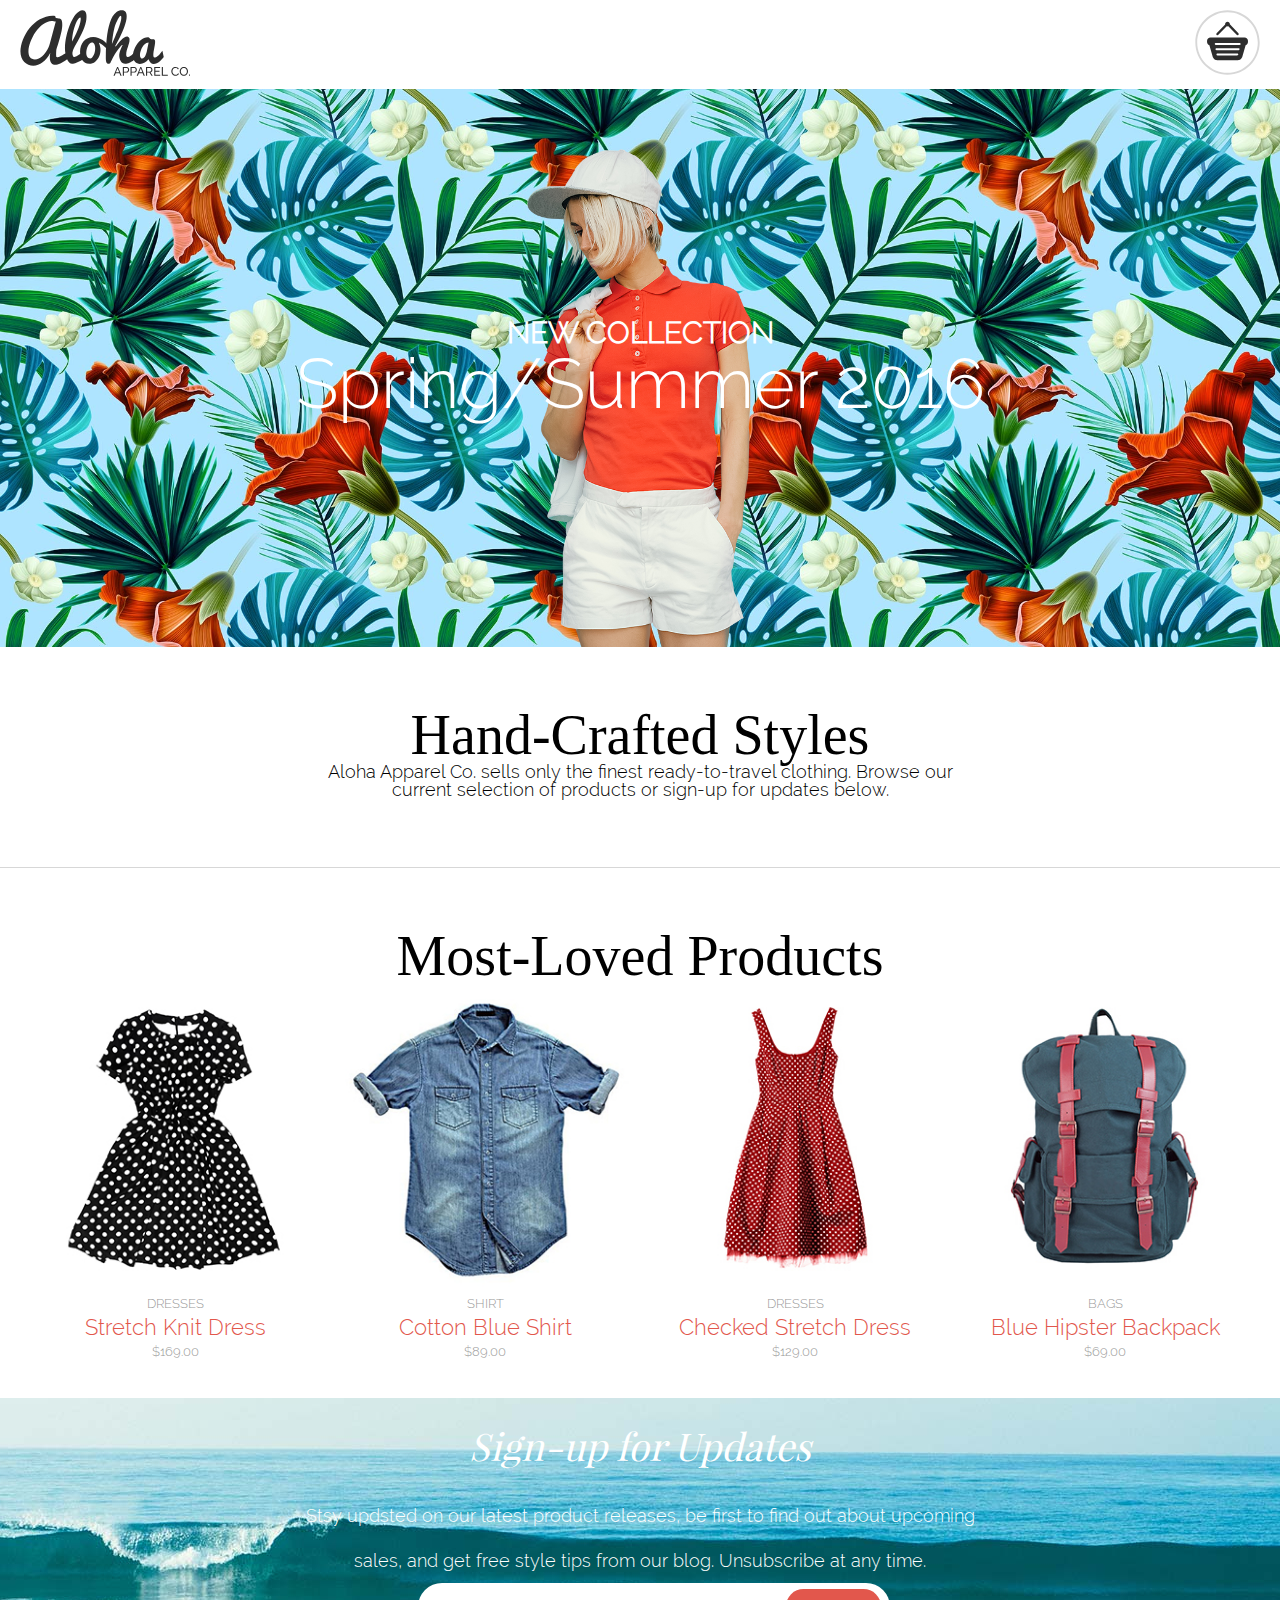
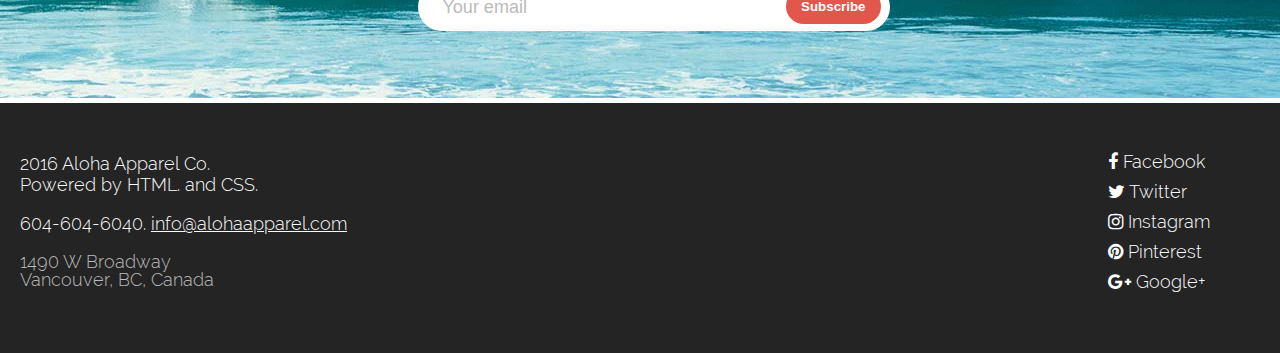
<file: index.html>
<!DOCTYPE html>
<html>
  <head>
    <meta charset="utf-8">
    <title>Aloha</title>
     <link rel="stylesheet" href="assets/css/reset.css" media="screen" title="no title">
     <link rel="stylesheet" href="assets/css/style.css">
     <link rel="stylesheet" href="assets/css/stylesheet.css">
      <link rel="stylesheet" href="assets/css/font-awesome.min.css">

  </head>
  <body>
    <section class="header container">
      <header class="container">
        <div class="logo">
            <a href="#"><img src="assets/images/aloha-logo.svg"></a>
        </div>
        <div class="cart">
            <a href="#"><img src="assets/images/cart-icon.svg"></a>
        </div>
      </header>
    </section>
    <section class="banner">
      <div class="banner-text">
         <p class="collection">  NEW COLLECTION</p>
         <p class="season">  Spring/Summer 2016</p>
      </div>
    </section>

    <section class = "hand-crafted">
			<span class = "italic">Hand-Crafted </span>
			<span class = "bold"> Styles</span>
			<p>Aloha Apparel Co. sells only the finest ready-to-travel clothing. Browse our <br>current selection of products or sign-up for updates below. </p>
			<br>
		</section>

    <section class="mostloved container">

      <h1><span class = "italic">Most-Loved</span><span class = "bold"> Products</span></h1>
  <div class="product-list">
      <ul>
        <li>
            <a href="#">
                <img src="assets/images/stretch-knit-dress.jpg" />
                <p>DRESSES</p>
                <h3>Stretch Knit Dress</h3>
                <p>$169.00</p>
            </a>
        </li>
        <li>
            <a href="#">
                <img src="assets/images/cotton-blue-shirt.jpg" />
                <p>SHIRT</p>
                <h3>Cotton Blue Shirt</h3>
                <p>$89.00</p>
            </a>
        </li>
        <li>
            <a href="#">
                <img src="assets/images/checked-stretch-dress.jpg" />
                <p>DRESSES</p>
                <h3>Checked Stretch Dress</h3>
                <p>$129.00</p>
            </a>
        </li>
        <li>
            <a href="#">
                <img src="assets/images/blue-hipster-backpack.jpg" />
                <p>BAGS</p>
                <h3>Blue Hipster Backpack</h3>
                <p>$69.00</p>
            </a>
        </li>
      </ul>
  </div>
    </section>
    <section class="newsletter">
        <div class="container">
            <div class="newsletter-text">


                <p class="texts-style">Sign-up for Updates</p>
                <p class="paragraph">
                    Stsy updsted on our latest product releases, be first to find out about upcoming <br>
                    sales, and get free style tips from our blog. Unsubscribe at any time.
                </p>

                <form>
                    <input type = "text" name = "yourEmail" value= "Your email">
                    <input type = "submit" value= "Subscribe" >
                </form>
            </div>

        </div>
        <div class="clearfix"></div>
    </section>
    <section class="footer">
        <div class="container">
            <div class="footer-address footer-text">

                <p class="p-one">2016 Aloha Apparel Co.</p>
                <p class="p-one">Powered by HTML. and CSS.</p>
                <p class="p-two">604-604-6040. <a href="#">info@alohaapparel.com</a></p>
                <p class="p-two-two">1490 W Broadway</p>
                <p class="p-two-two">Vancouver, BC, Canada</p>
            </div>
            <div class="footer-social footer-text">
                <ul class= "social">

                    <li><a href="#"><i class="fa fa-facebook" aria-hidden="true"></i> Facebook</a></li>
                    <li><a href="#"><i class="fa fa-twitter" aria-hidden="true"></i> Twitter</a></li>
                    <li><a href="#"><i class="fa fa-instagram" aria-hidden="true"></i> Instagram</a></li>
                    <li><a href="#"><i class="fa fa-pinterest" aria-hidden="true"></i> Pinterest</a></li>
                    <li><a href="#"><i class="fa fa-google-plus" aria-hidden="true"></i> Google+</a></li>
                </ul>
            </div>

        </div>
        <div class="clearfix"></div>
    </section>
  </body>
</html>
</file>
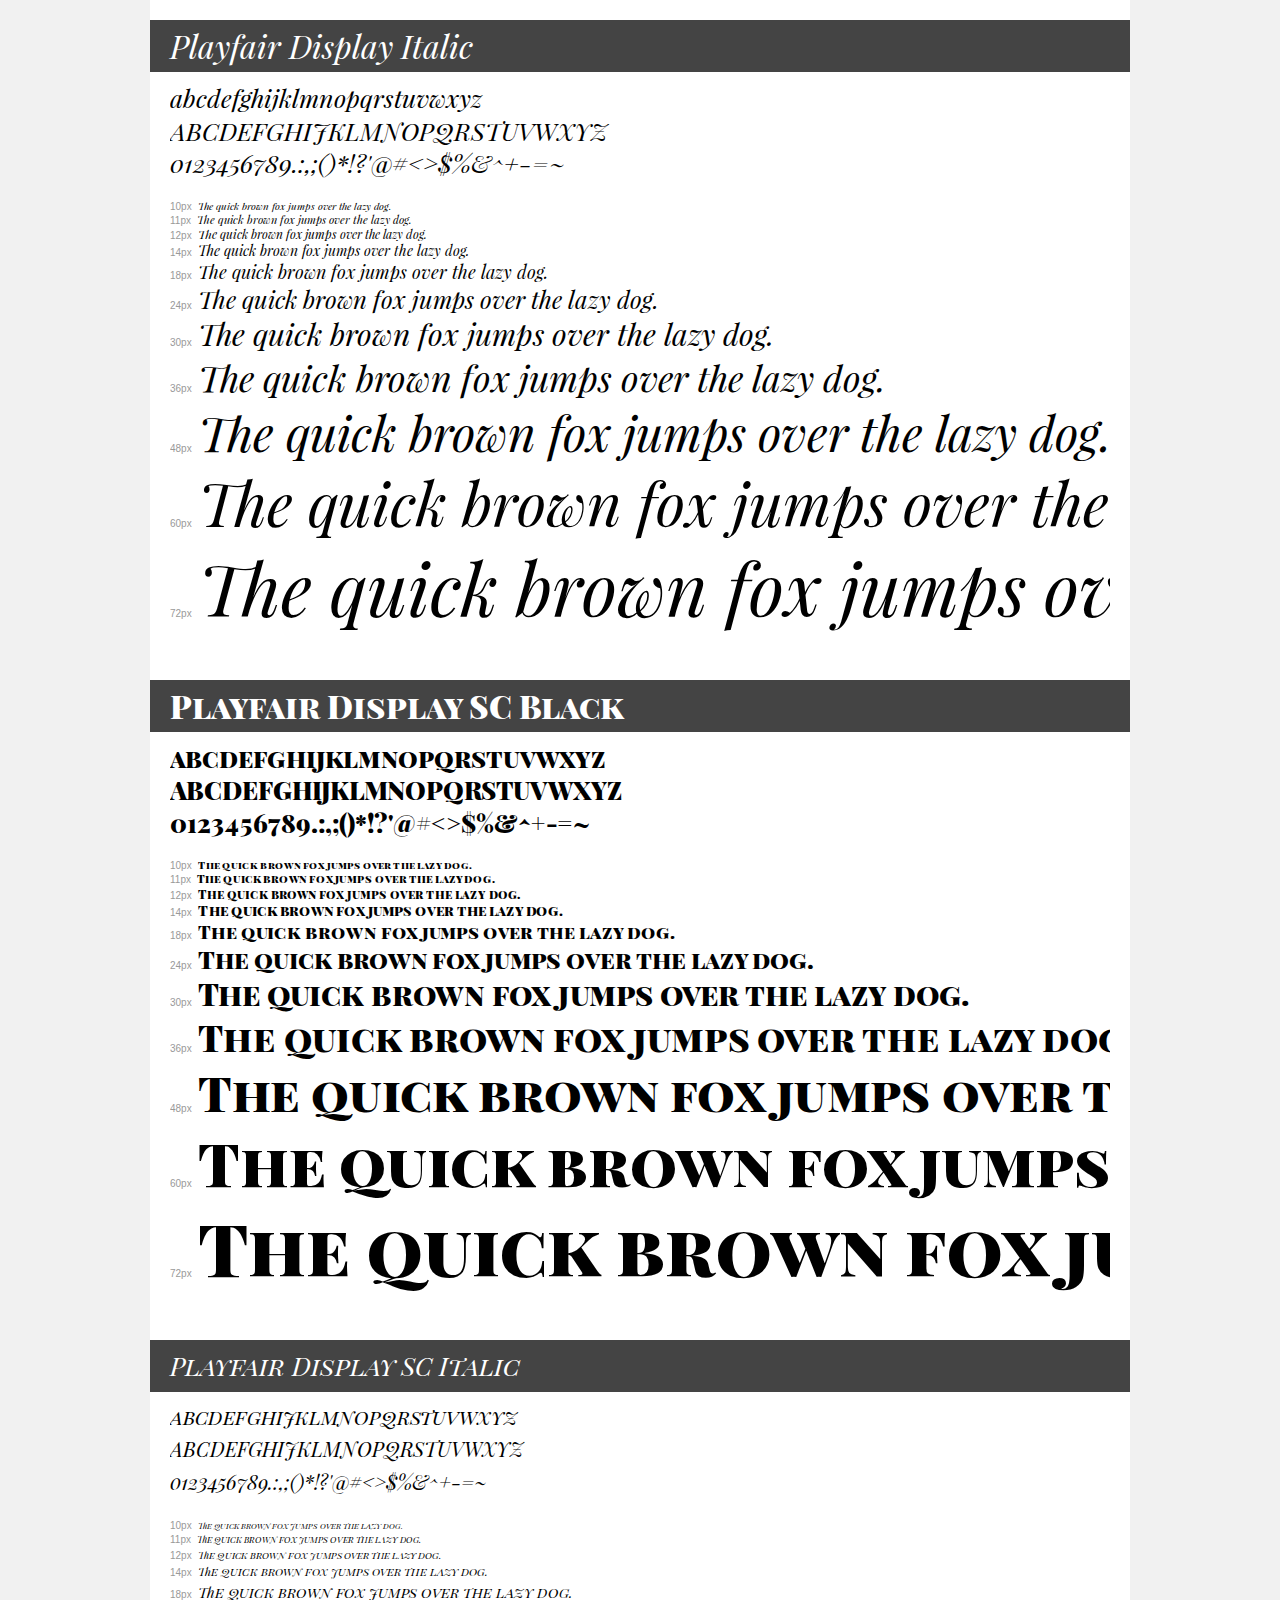
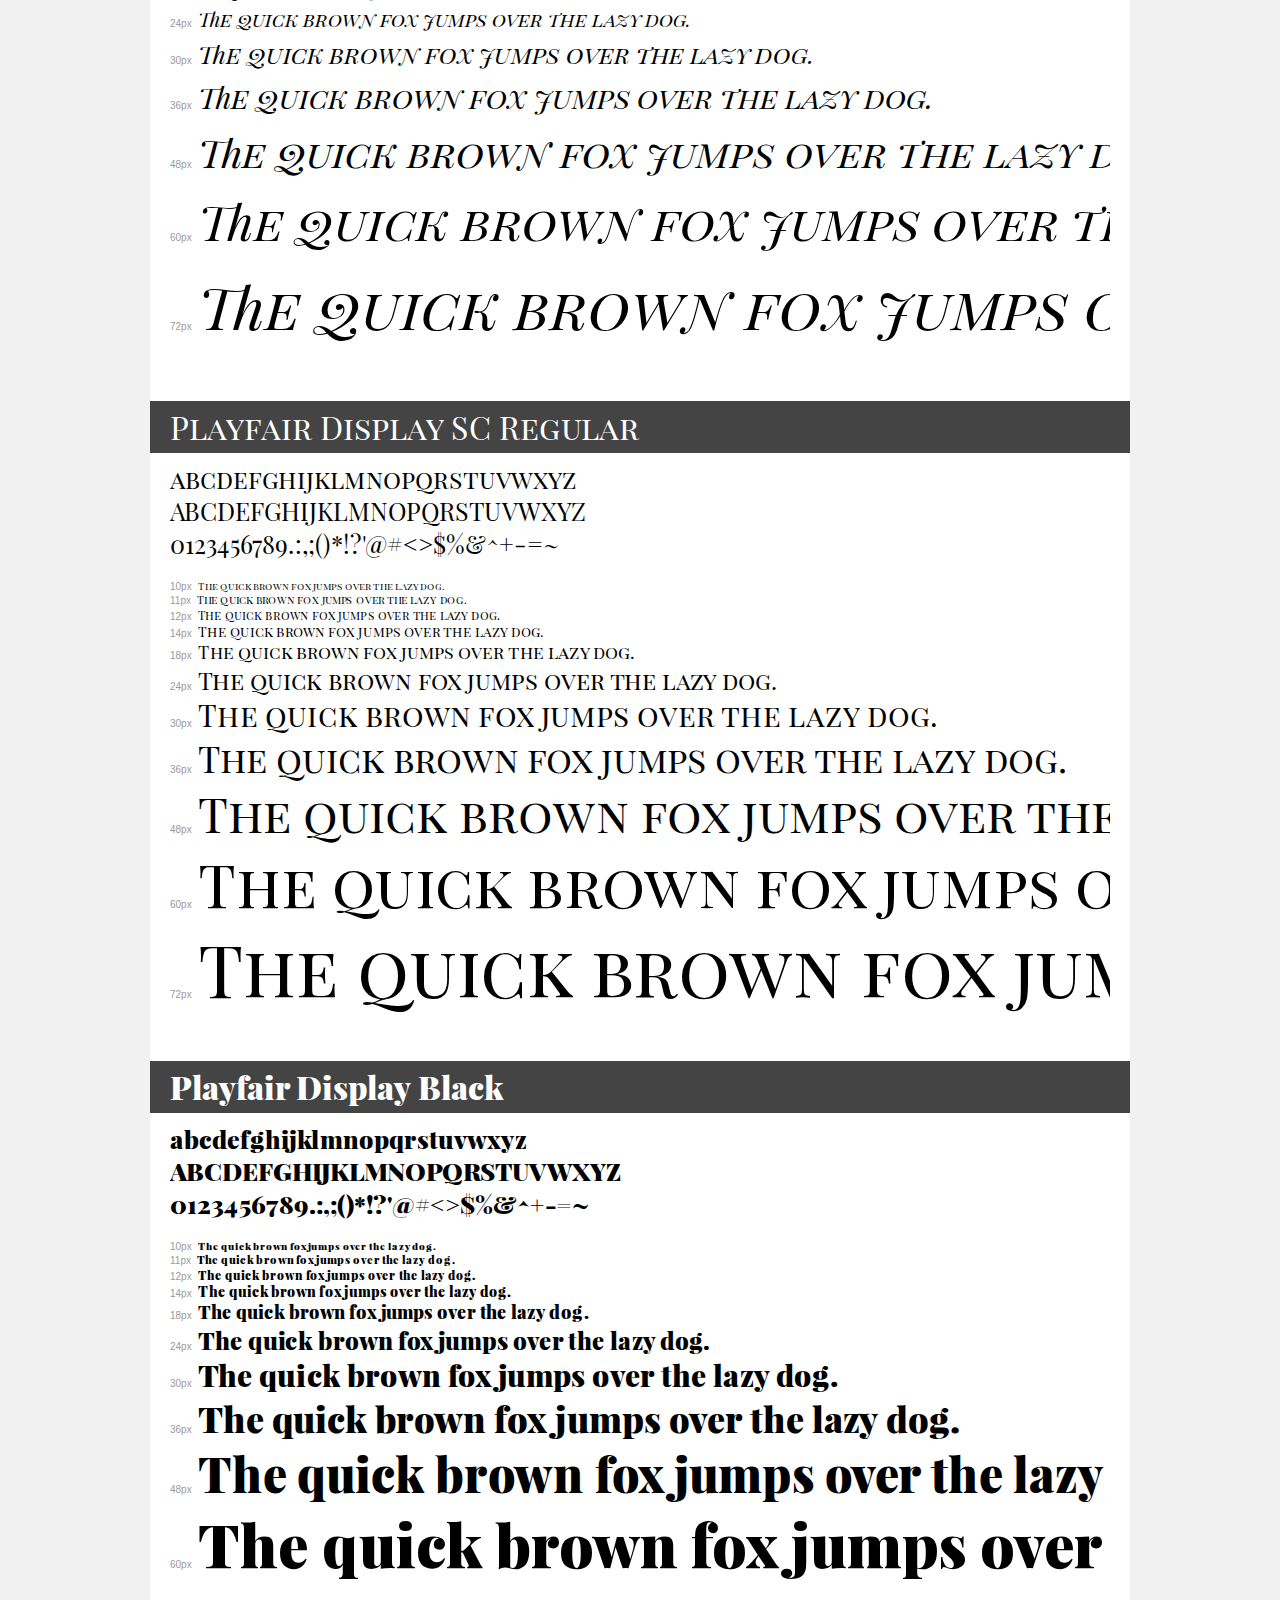
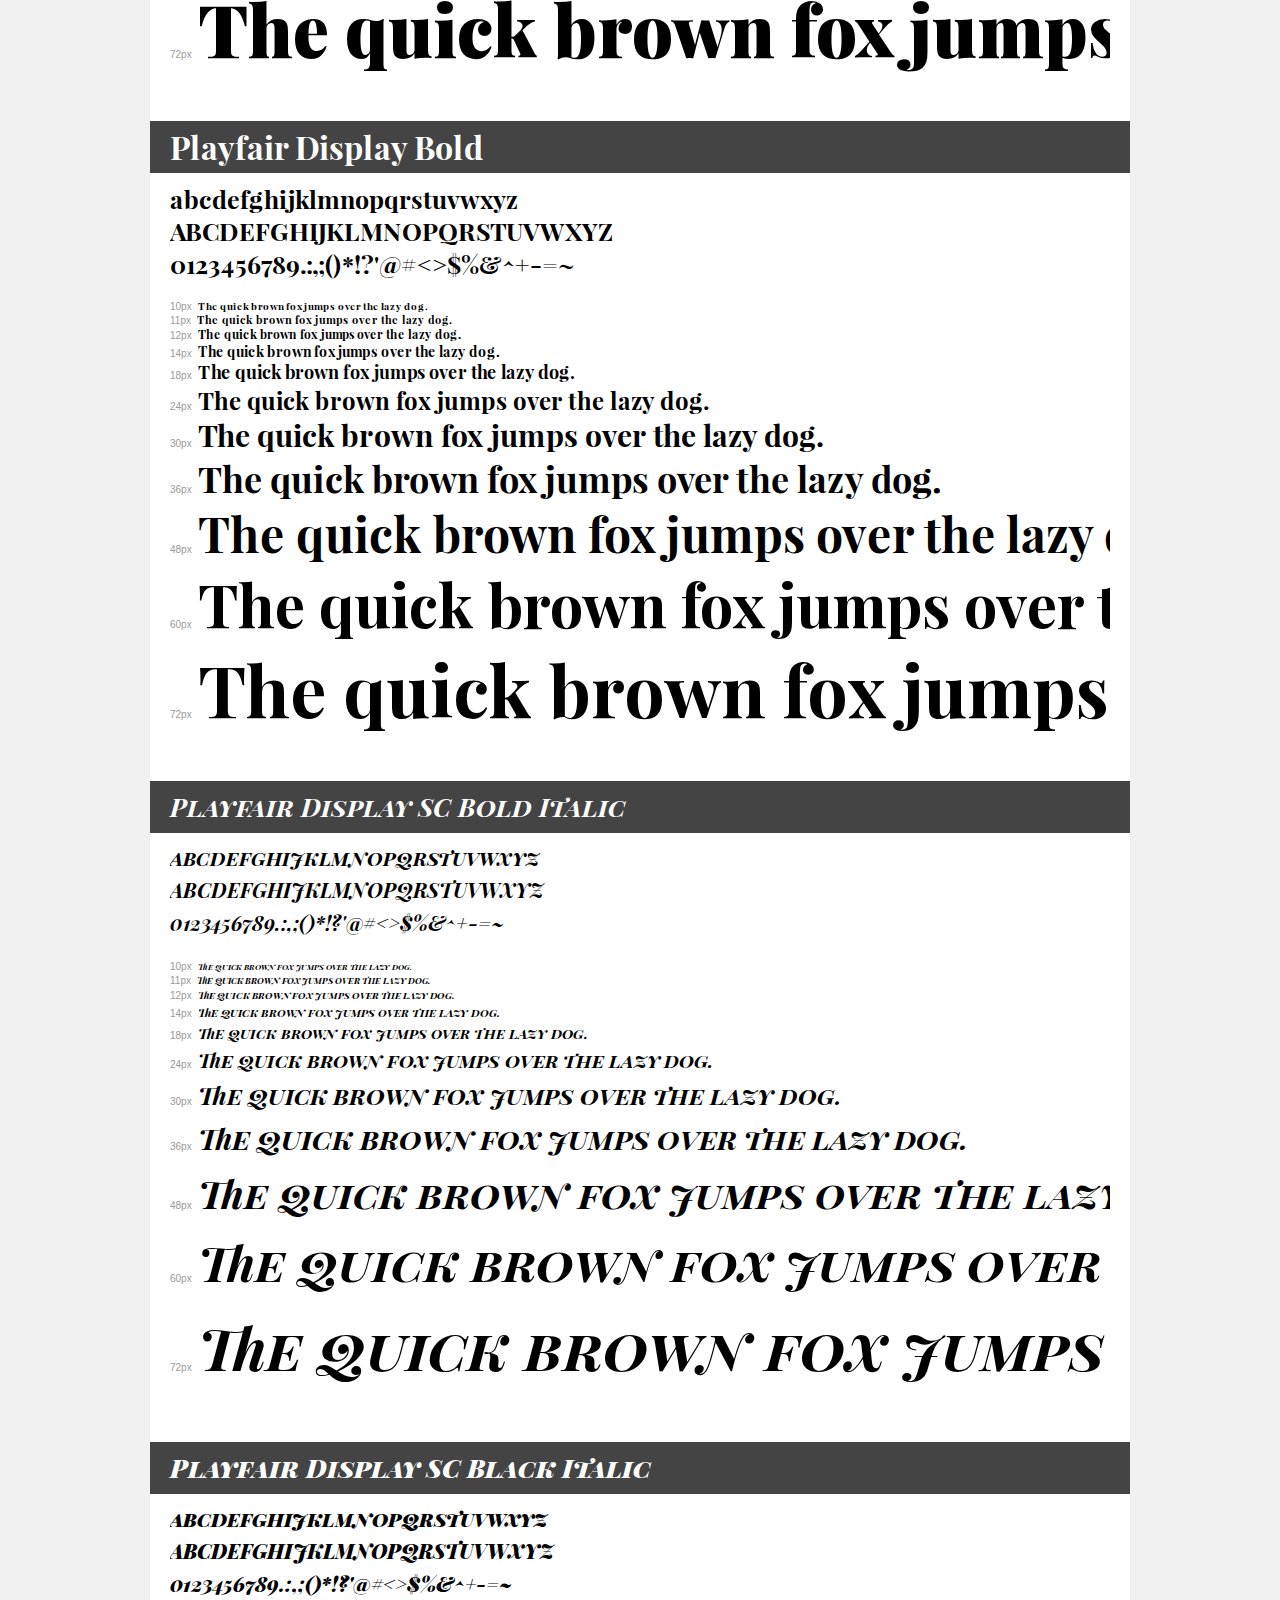
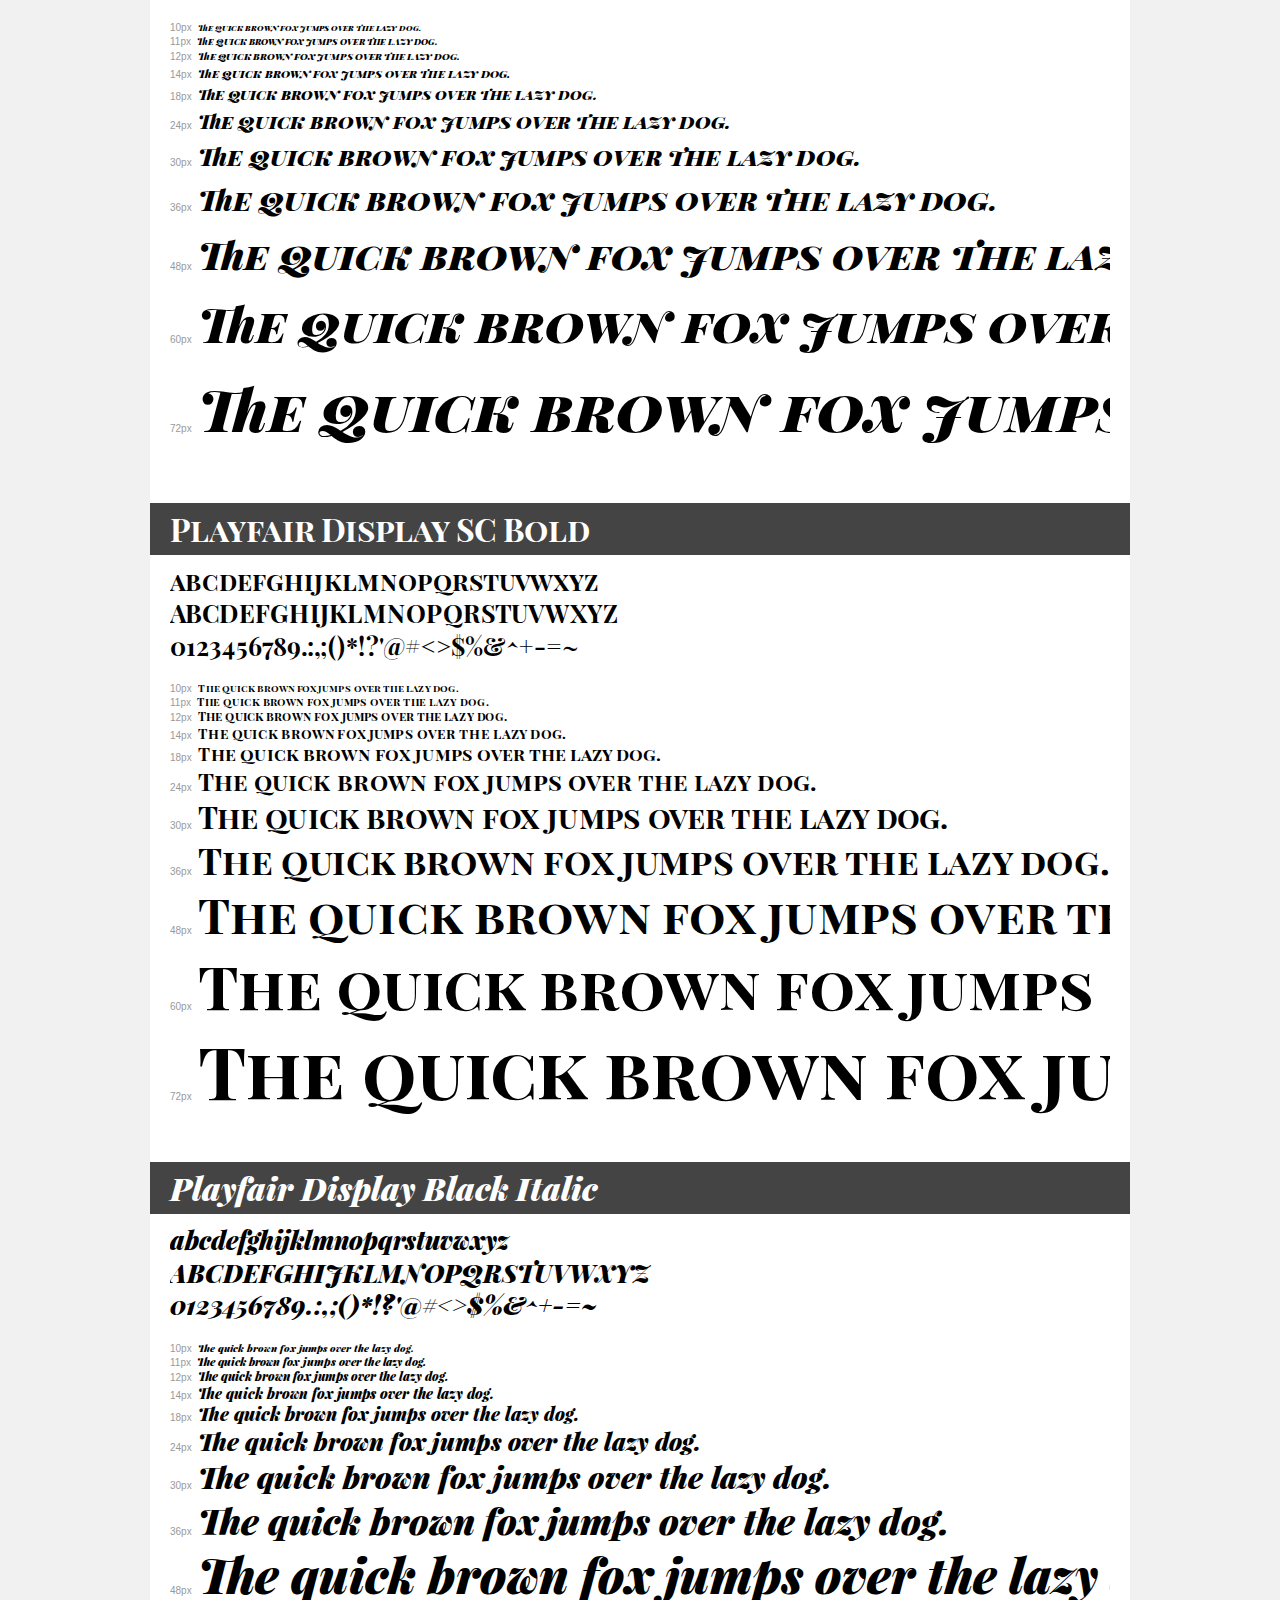
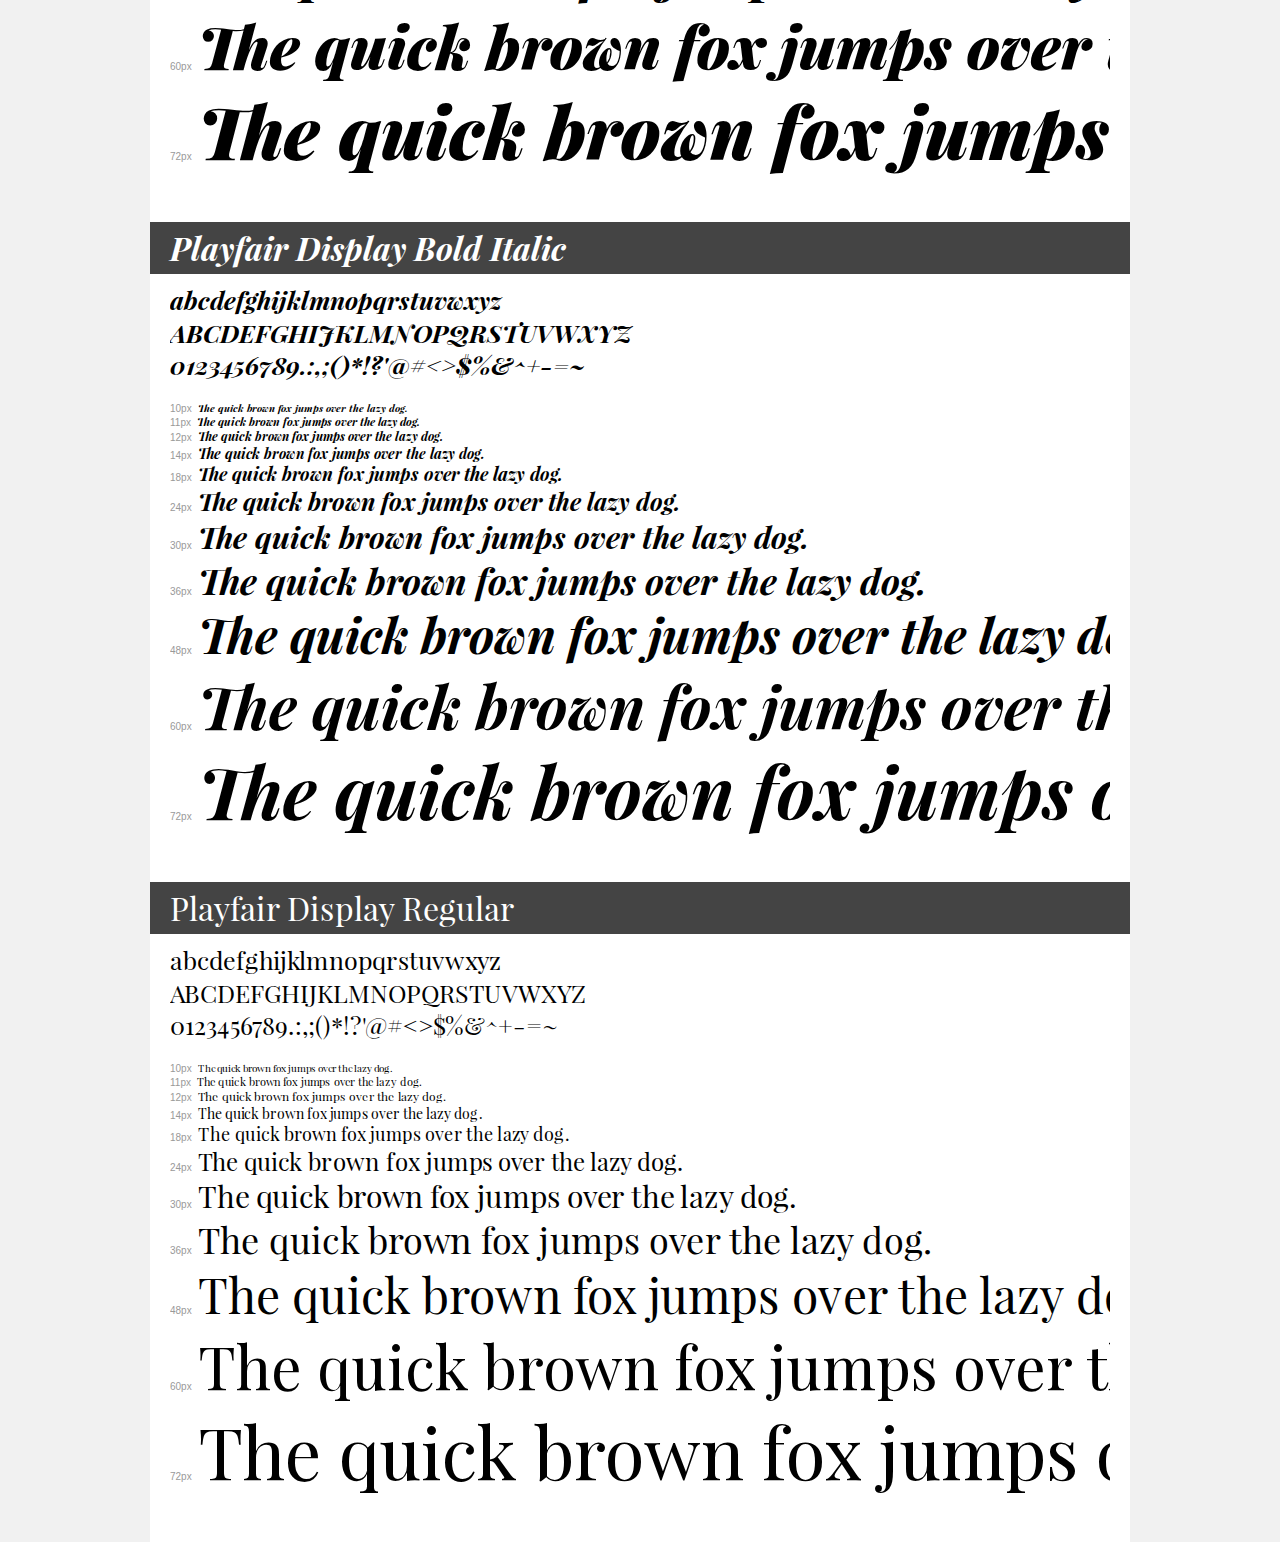
<file: assets/fonts/playfair-display/transfonter/transfonter.org-20160929-194417/demo.html>
<!DOCTYPE html>
<html>
<head>
	<meta charset="utf-8">
	<title>Transfonter demo</title>
	<link href="stylesheet.css" rel="stylesheet">
	<style>
		/*
		http://meyerweb.com/eric/tools/css/reset/
		v2.0 | 20110126
		License: none (public domain)
		*/
		html, body, div, span, applet, object, iframe,
		h1, h2, h3, h4, h5, h6, p, blockquote, pre,
		a, abbr, acronym, address, big, cite, code,
		del, dfn, em, img, ins, kbd, q, s, samp,
		small, strike, strong, sub, sup, tt, var,
		b, u, i, center,
		dl, dt, dd, ol, ul, li,
		fieldset, form, label, legend,
		table, caption, tbody, tfoot, thead, tr, th, td,
		article, aside, canvas, details, embed,
		figure, figcaption, footer, header, hgroup,
		menu, nav, output, ruby, section, summary,
		time, mark, audio, video {
			margin: 0;
			padding: 0;
			border: 0;
			font-size: 100%;
			font: inherit;
			vertical-align: baseline;
		}
		/* HTML5 display-role reset for older browsers */
		article, aside, details, figcaption, figure,
		footer, header, hgroup, menu, nav, section {
			display: block;
		}
		body {
			line-height: 1;
		}
		ol, ul {
			list-style: none;
		}
		blockquote, q {
			quotes: none;
		}
		blockquote:before, blockquote:after,
		q:before, q:after {
			content: '';
			content: none;
		}
		table {
			border-collapse: collapse;
			border-spacing: 0;
		}
		/* common styles */
		body {
			background: #f1f1f1;
			color: #000;
		}
		.page {
			background: #fff;
			width: 940px;
			margin: 0 auto;
			padding: 20px 20px 0 20px;
			overflow: hidden;
		}
		.font-container {
			overflow-x: auto;
			overflow-y: hidden;
			margin-bottom: 40px;
			line-height: 1.3;
			white-space: nowrap;
			padding-bottom: 5px;
		}
		h1 {
			position: relative;
			background: #444;
			font-size: 32px;
			color: #fff;
			padding: 10px 20px;
			margin: 0 -20px 10px -20px;
		}
		.letters {
			font-size: 25px;
			margin-bottom: 20px;
		}
		.s10:before {
			content: '10px';
		}
		.s11:before {
			content: '11px';
		}
		.s12:before {
			content: '12px';
		}
		.s14:before {
			content: '14px';
		}
		.s18:before {
			content: '18px';
		}
		.s24:before {
			content: '24px';
		}
		.s30:before {
			content: '30px';
		}
		.s36:before {
			content: '36px';
		}
		.s48:before {
			content: '48px';
		}
		.s60:before {
			content: '60px';
		}
		.s72:before {
			content: '72px';
		}
		.s10:before, .s11:before, .s12:before, .s14:before,
		.s18:before, .s24:before, .s30:before, .s36:before,
		.s48:before, .s60:before, .s72:before {
			font-family: Arial, sans-serif;
			font-size: 10px;
			font-weight: normal;
			font-style: normal;
			color: #999;
			padding-right: 6px;
		}
		/* fonts demo styles */
		.demo-0 {
			font-family: 'Playfair Display';
			font-weight: normal;
			font-style: italic;
		}
		.demo-1 {
			font-family: 'Playfair Display SC';
			font-weight: 900;
			font-style: normal;
		}
		.demo-2 {
			font-family: 'Playfair Display SC';
			font-weight: normal;
			font-style: italic;
		}
		.demo-3 {
			font-family: 'Playfair Display SC';
			font-weight: normal;
			font-style: normal;
		}
		.demo-4 {
			font-family: 'Playfair Display';
			font-weight: 900;
			font-style: normal;
		}
		.demo-5 {
			font-family: 'Playfair Display';
			font-weight: bold;
			font-style: normal;
		}
		.demo-6 {
			font-family: 'Playfair Display SC';
			font-weight: bold;
			font-style: italic;
		}
		.demo-7 {
			font-family: 'Playfair Display SC';
			font-weight: 900;
			font-style: italic;
		}
		.demo-8 {
			font-family: 'Playfair Display SC';
			font-weight: bold;
			font-style: normal;
		}
		.demo-9 {
			font-family: 'Playfair Display';
			font-weight: 900;
			font-style: italic;
		}
		.demo-10 {
			font-family: 'Playfair Display';
			font-weight: bold;
			font-style: italic;
		}
		.demo-11 {
			font-family: 'Playfair Display';
			font-weight: normal;
			font-style: normal;
		}
	</style>
</head>
<body>
<div class="page">
	<div class="demo-0">
		<h1>Playfair Display Italic</h1>
		<div class="font-container">
			<p class="letters">
				abcdefghijklmnopqrstuvwxyz <br />
				ABCDEFGHIJKLMNOPQRSTUVWXYZ <br />				0123456789.:,;()*!?'@#<>$%&^+-=~
			</p>
			<p class="s10" style="font-size: 10px;">The quick brown fox jumps over the lazy dog.</p>
			<p class="s11" style="font-size: 11px;">The quick brown fox jumps over the lazy dog.</p>
			<p class="s12" style="font-size: 12px;">The quick brown fox jumps over the lazy dog.</p>
			<p class="s14" style="font-size: 14px;">The quick brown fox jumps over the lazy dog.</p>
			<p class="s18" style="font-size: 18px;">The quick brown fox jumps over the lazy dog.</p>
			<p class="s24" style="font-size: 24px;">The quick brown fox jumps over the lazy dog.</p>
			<p class="s30" style="font-size: 30px;">The quick brown fox jumps over the lazy dog.</p>
			<p class="s36" style="font-size: 36px;">The quick brown fox jumps over the lazy dog.</p>
			<p class="s48" style="font-size: 48px;">The quick brown fox jumps over the lazy dog.</p>
			<p class="s60" style="font-size: 60px;">The quick brown fox jumps over the lazy dog.</p>
			<p class="s72" style="font-size: 72px;">The quick brown fox jumps over the lazy dog.</p>
		</div>
	</div>
	<div class="demo-1">
		<h1>Playfair Display SC Black</h1>
		<div class="font-container">
			<p class="letters">
				abcdefghijklmnopqrstuvwxyz <br />
				ABCDEFGHIJKLMNOPQRSTUVWXYZ <br />				0123456789.:,;()*!?'@#<>$%&^+-=~
			</p>
			<p class="s10" style="font-size: 10px;">The quick brown fox jumps over the lazy dog.</p>
			<p class="s11" style="font-size: 11px;">The quick brown fox jumps over the lazy dog.</p>
			<p class="s12" style="font-size: 12px;">The quick brown fox jumps over the lazy dog.</p>
			<p class="s14" style="font-size: 14px;">The quick brown fox jumps over the lazy dog.</p>
			<p class="s18" style="font-size: 18px;">The quick brown fox jumps over the lazy dog.</p>
			<p class="s24" style="font-size: 24px;">The quick brown fox jumps over the lazy dog.</p>
			<p class="s30" style="font-size: 30px;">The quick brown fox jumps over the lazy dog.</p>
			<p class="s36" style="font-size: 36px;">The quick brown fox jumps over the lazy dog.</p>
			<p class="s48" style="font-size: 48px;">The quick brown fox jumps over the lazy dog.</p>
			<p class="s60" style="font-size: 60px;">The quick brown fox jumps over the lazy dog.</p>
			<p class="s72" style="font-size: 72px;">The quick brown fox jumps over the lazy dog.</p>
		</div>
	</div>
	<div class="demo-2">
		<h1>Playfair Display SC Italic</h1>
		<div class="font-container">
			<p class="letters">
				abcdefghijklmnopqrstuvwxyz <br />
				ABCDEFGHIJKLMNOPQRSTUVWXYZ <br />				0123456789.:,;()*!?'@#<>$%&^+-=~
			</p>
			<p class="s10" style="font-size: 10px;">The quick brown fox jumps over the lazy dog.</p>
			<p class="s11" style="font-size: 11px;">The quick brown fox jumps over the lazy dog.</p>
			<p class="s12" style="font-size: 12px;">The quick brown fox jumps over the lazy dog.</p>
			<p class="s14" style="font-size: 14px;">The quick brown fox jumps over the lazy dog.</p>
			<p class="s18" style="font-size: 18px;">The quick brown fox jumps over the lazy dog.</p>
			<p class="s24" style="font-size: 24px;">The quick brown fox jumps over the lazy dog.</p>
			<p class="s30" style="font-size: 30px;">The quick brown fox jumps over the lazy dog.</p>
			<p class="s36" style="font-size: 36px;">The quick brown fox jumps over the lazy dog.</p>
			<p class="s48" style="font-size: 48px;">The quick brown fox jumps over the lazy dog.</p>
			<p class="s60" style="font-size: 60px;">The quick brown fox jumps over the lazy dog.</p>
			<p class="s72" style="font-size: 72px;">The quick brown fox jumps over the lazy dog.</p>
		</div>
	</div>
	<div class="demo-3">
		<h1>Playfair Display SC Regular</h1>
		<div class="font-container">
			<p class="letters">
				abcdefghijklmnopqrstuvwxyz <br />
				ABCDEFGHIJKLMNOPQRSTUVWXYZ <br />				0123456789.:,;()*!?'@#<>$%&^+-=~
			</p>
			<p class="s10" style="font-size: 10px;">The quick brown fox jumps over the lazy dog.</p>
			<p class="s11" style="font-size: 11px;">The quick brown fox jumps over the lazy dog.</p>
			<p class="s12" style="font-size: 12px;">The quick brown fox jumps over the lazy dog.</p>
			<p class="s14" style="font-size: 14px;">The quick brown fox jumps over the lazy dog.</p>
			<p class="s18" style="font-size: 18px;">The quick brown fox jumps over the lazy dog.</p>
			<p class="s24" style="font-size: 24px;">The quick brown fox jumps over the lazy dog.</p>
			<p class="s30" style="font-size: 30px;">The quick brown fox jumps over the lazy dog.</p>
			<p class="s36" style="font-size: 36px;">The quick brown fox jumps over the lazy dog.</p>
			<p class="s48" style="font-size: 48px;">The quick brown fox jumps over the lazy dog.</p>
			<p class="s60" style="font-size: 60px;">The quick brown fox jumps over the lazy dog.</p>
			<p class="s72" style="font-size: 72px;">The quick brown fox jumps over the lazy dog.</p>
		</div>
	</div>
	<div class="demo-4">
		<h1>Playfair Display Black</h1>
		<div class="font-container">
			<p class="letters">
				abcdefghijklmnopqrstuvwxyz <br />
				ABCDEFGHIJKLMNOPQRSTUVWXYZ <br />				0123456789.:,;()*!?'@#<>$%&^+-=~
			</p>
			<p class="s10" style="font-size: 10px;">The quick brown fox jumps over the lazy dog.</p>
			<p class="s11" style="font-size: 11px;">The quick brown fox jumps over the lazy dog.</p>
			<p class="s12" style="font-size: 12px;">The quick brown fox jumps over the lazy dog.</p>
			<p class="s14" style="font-size: 14px;">The quick brown fox jumps over the lazy dog.</p>
			<p class="s18" style="font-size: 18px;">The quick brown fox jumps over the lazy dog.</p>
			<p class="s24" style="font-size: 24px;">The quick brown fox jumps over the lazy dog.</p>
			<p class="s30" style="font-size: 30px;">The quick brown fox jumps over the lazy dog.</p>
			<p class="s36" style="font-size: 36px;">The quick brown fox jumps over the lazy dog.</p>
			<p class="s48" style="font-size: 48px;">The quick brown fox jumps over the lazy dog.</p>
			<p class="s60" style="font-size: 60px;">The quick brown fox jumps over the lazy dog.</p>
			<p class="s72" style="font-size: 72px;">The quick brown fox jumps over the lazy dog.</p>
		</div>
	</div>
	<div class="demo-5">
		<h1>Playfair Display Bold</h1>
		<div class="font-container">
			<p class="letters">
				abcdefghijklmnopqrstuvwxyz <br />
				ABCDEFGHIJKLMNOPQRSTUVWXYZ <br />				0123456789.:,;()*!?'@#<>$%&^+-=~
			</p>
			<p class="s10" style="font-size: 10px;">The quick brown fox jumps over the lazy dog.</p>
			<p class="s11" style="font-size: 11px;">The quick brown fox jumps over the lazy dog.</p>
			<p class="s12" style="font-size: 12px;">The quick brown fox jumps over the lazy dog.</p>
			<p class="s14" style="font-size: 14px;">The quick brown fox jumps over the lazy dog.</p>
			<p class="s18" style="font-size: 18px;">The quick brown fox jumps over the lazy dog.</p>
			<p class="s24" style="font-size: 24px;">The quick brown fox jumps over the lazy dog.</p>
			<p class="s30" style="font-size: 30px;">The quick brown fox jumps over the lazy dog.</p>
			<p class="s36" style="font-size: 36px;">The quick brown fox jumps over the lazy dog.</p>
			<p class="s48" style="font-size: 48px;">The quick brown fox jumps over the lazy dog.</p>
			<p class="s60" style="font-size: 60px;">The quick brown fox jumps over the lazy dog.</p>
			<p class="s72" style="font-size: 72px;">The quick brown fox jumps over the lazy dog.</p>
		</div>
	</div>
	<div class="demo-6">
		<h1>Playfair Display SC Bold Italic</h1>
		<div class="font-container">
			<p class="letters">
				abcdefghijklmnopqrstuvwxyz <br />
				ABCDEFGHIJKLMNOPQRSTUVWXYZ <br />				0123456789.:,;()*!?'@#<>$%&^+-=~
			</p>
			<p class="s10" style="font-size: 10px;">The quick brown fox jumps over the lazy dog.</p>
			<p class="s11" style="font-size: 11px;">The quick brown fox jumps over the lazy dog.</p>
			<p class="s12" style="font-size: 12px;">The quick brown fox jumps over the lazy dog.</p>
			<p class="s14" style="font-size: 14px;">The quick brown fox jumps over the lazy dog.</p>
			<p class="s18" style="font-size: 18px;">The quick brown fox jumps over the lazy dog.</p>
			<p class="s24" style="font-size: 24px;">The quick brown fox jumps over the lazy dog.</p>
			<p class="s30" style="font-size: 30px;">The quick brown fox jumps over the lazy dog.</p>
			<p class="s36" style="font-size: 36px;">The quick brown fox jumps over the lazy dog.</p>
			<p class="s48" style="font-size: 48px;">The quick brown fox jumps over the lazy dog.</p>
			<p class="s60" style="font-size: 60px;">The quick brown fox jumps over the lazy dog.</p>
			<p class="s72" style="font-size: 72px;">The quick brown fox jumps over the lazy dog.</p>
		</div>
	</div>
	<div class="demo-7">
		<h1>Playfair Display SC Black Italic</h1>
		<div class="font-container">
			<p class="letters">
				abcdefghijklmnopqrstuvwxyz <br />
				ABCDEFGHIJKLMNOPQRSTUVWXYZ <br />				0123456789.:,;()*!?'@#<>$%&^+-=~
			</p>
			<p class="s10" style="font-size: 10px;">The quick brown fox jumps over the lazy dog.</p>
			<p class="s11" style="font-size: 11px;">The quick brown fox jumps over the lazy dog.</p>
			<p class="s12" style="font-size: 12px;">The quick brown fox jumps over the lazy dog.</p>
			<p class="s14" style="font-size: 14px;">The quick brown fox jumps over the lazy dog.</p>
			<p class="s18" style="font-size: 18px;">The quick brown fox jumps over the lazy dog.</p>
			<p class="s24" style="font-size: 24px;">The quick brown fox jumps over the lazy dog.</p>
			<p class="s30" style="font-size: 30px;">The quick brown fox jumps over the lazy dog.</p>
			<p class="s36" style="font-size: 36px;">The quick brown fox jumps over the lazy dog.</p>
			<p class="s48" style="font-size: 48px;">The quick brown fox jumps over the lazy dog.</p>
			<p class="s60" style="font-size: 60px;">The quick brown fox jumps over the lazy dog.</p>
			<p class="s72" style="font-size: 72px;">The quick brown fox jumps over the lazy dog.</p>
		</div>
	</div>
	<div class="demo-8">
		<h1>Playfair Display SC Bold</h1>
		<div class="font-container">
			<p class="letters">
				abcdefghijklmnopqrstuvwxyz <br />
				ABCDEFGHIJKLMNOPQRSTUVWXYZ <br />				0123456789.:,;()*!?'@#<>$%&^+-=~
			</p>
			<p class="s10" style="font-size: 10px;">The quick brown fox jumps over the lazy dog.</p>
			<p class="s11" style="font-size: 11px;">The quick brown fox jumps over the lazy dog.</p>
			<p class="s12" style="font-size: 12px;">The quick brown fox jumps over the lazy dog.</p>
			<p class="s14" style="font-size: 14px;">The quick brown fox jumps over the lazy dog.</p>
			<p class="s18" style="font-size: 18px;">The quick brown fox jumps over the lazy dog.</p>
			<p class="s24" style="font-size: 24px;">The quick brown fox jumps over the lazy dog.</p>
			<p class="s30" style="font-size: 30px;">The quick brown fox jumps over the lazy dog.</p>
			<p class="s36" style="font-size: 36px;">The quick brown fox jumps over the lazy dog.</p>
			<p class="s48" style="font-size: 48px;">The quick brown fox jumps over the lazy dog.</p>
			<p class="s60" style="font-size: 60px;">The quick brown fox jumps over the lazy dog.</p>
			<p class="s72" style="font-size: 72px;">The quick brown fox jumps over the lazy dog.</p>
		</div>
	</div>
	<div class="demo-9">
		<h1>Playfair Display Black Italic</h1>
		<div class="font-container">
			<p class="letters">
				abcdefghijklmnopqrstuvwxyz <br />
				ABCDEFGHIJKLMNOPQRSTUVWXYZ <br />				0123456789.:,;()*!?'@#<>$%&^+-=~
			</p>
			<p class="s10" style="font-size: 10px;">The quick brown fox jumps over the lazy dog.</p>
			<p class="s11" style="font-size: 11px;">The quick brown fox jumps over the lazy dog.</p>
			<p class="s12" style="font-size: 12px;">The quick brown fox jumps over the lazy dog.</p>
			<p class="s14" style="font-size: 14px;">The quick brown fox jumps over the lazy dog.</p>
			<p class="s18" style="font-size: 18px;">The quick brown fox jumps over the lazy dog.</p>
			<p class="s24" style="font-size: 24px;">The quick brown fox jumps over the lazy dog.</p>
			<p class="s30" style="font-size: 30px;">The quick brown fox jumps over the lazy dog.</p>
			<p class="s36" style="font-size: 36px;">The quick brown fox jumps over the lazy dog.</p>
			<p class="s48" style="font-size: 48px;">The quick brown fox jumps over the lazy dog.</p>
			<p class="s60" style="font-size: 60px;">The quick brown fox jumps over the lazy dog.</p>
			<p class="s72" style="font-size: 72px;">The quick brown fox jumps over the lazy dog.</p>
		</div>
	</div>
	<div class="demo-10">
		<h1>Playfair Display Bold Italic</h1>
		<div class="font-container">
			<p class="letters">
				abcdefghijklmnopqrstuvwxyz <br />
				ABCDEFGHIJKLMNOPQRSTUVWXYZ <br />				0123456789.:,;()*!?'@#<>$%&^+-=~
			</p>
			<p class="s10" style="font-size: 10px;">The quick brown fox jumps over the lazy dog.</p>
			<p class="s11" style="font-size: 11px;">The quick brown fox jumps over the lazy dog.</p>
			<p class="s12" style="font-size: 12px;">The quick brown fox jumps over the lazy dog.</p>
			<p class="s14" style="font-size: 14px;">The quick brown fox jumps over the lazy dog.</p>
			<p class="s18" style="font-size: 18px;">The quick brown fox jumps over the lazy dog.</p>
			<p class="s24" style="font-size: 24px;">The quick brown fox jumps over the lazy dog.</p>
			<p class="s30" style="font-size: 30px;">The quick brown fox jumps over the lazy dog.</p>
			<p class="s36" style="font-size: 36px;">The quick brown fox jumps over the lazy dog.</p>
			<p class="s48" style="font-size: 48px;">The quick brown fox jumps over the lazy dog.</p>
			<p class="s60" style="font-size: 60px;">The quick brown fox jumps over the lazy dog.</p>
			<p class="s72" style="font-size: 72px;">The quick brown fox jumps over the lazy dog.</p>
		</div>
	</div>
	<div class="demo-11">
		<h1>Playfair Display Regular</h1>
		<div class="font-container">
			<p class="letters">
				abcdefghijklmnopqrstuvwxyz <br />
				ABCDEFGHIJKLMNOPQRSTUVWXYZ <br />				0123456789.:,;()*!?'@#<>$%&^+-=~
			</p>
			<p class="s10" style="font-size: 10px;">The quick brown fox jumps over the lazy dog.</p>
			<p class="s11" style="font-size: 11px;">The quick brown fox jumps over the lazy dog.</p>
			<p class="s12" style="font-size: 12px;">The quick brown fox jumps over the lazy dog.</p>
			<p class="s14" style="font-size: 14px;">The quick brown fox jumps over the lazy dog.</p>
			<p class="s18" style="font-size: 18px;">The quick brown fox jumps over the lazy dog.</p>
			<p class="s24" style="font-size: 24px;">The quick brown fox jumps over the lazy dog.</p>
			<p class="s30" style="font-size: 30px;">The quick brown fox jumps over the lazy dog.</p>
			<p class="s36" style="font-size: 36px;">The quick brown fox jumps over the lazy dog.</p>
			<p class="s48" style="font-size: 48px;">The quick brown fox jumps over the lazy dog.</p>
			<p class="s60" style="font-size: 60px;">The quick brown fox jumps over the lazy dog.</p>
			<p class="s72" style="font-size: 72px;">The quick brown fox jumps over the lazy dog.</p>
		</div>
	</div>
</div>
</body>
</html>
</file>
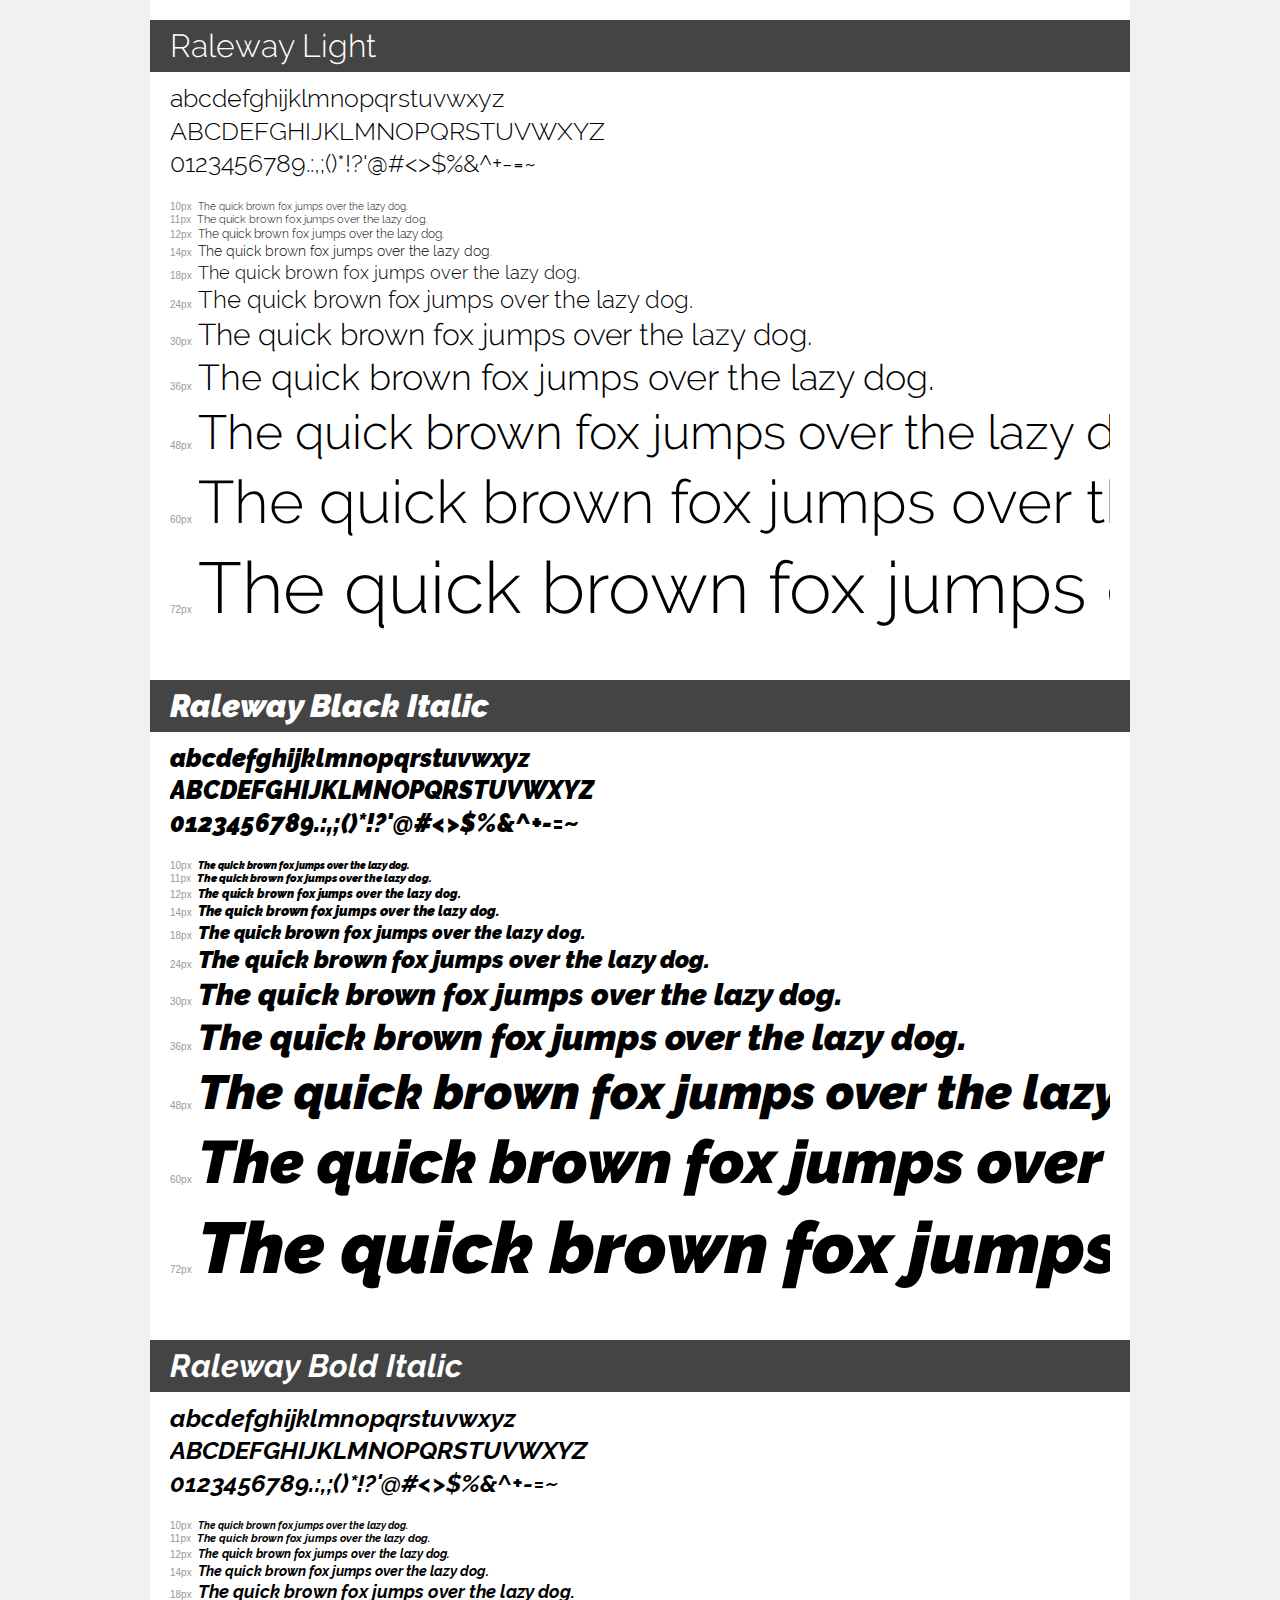
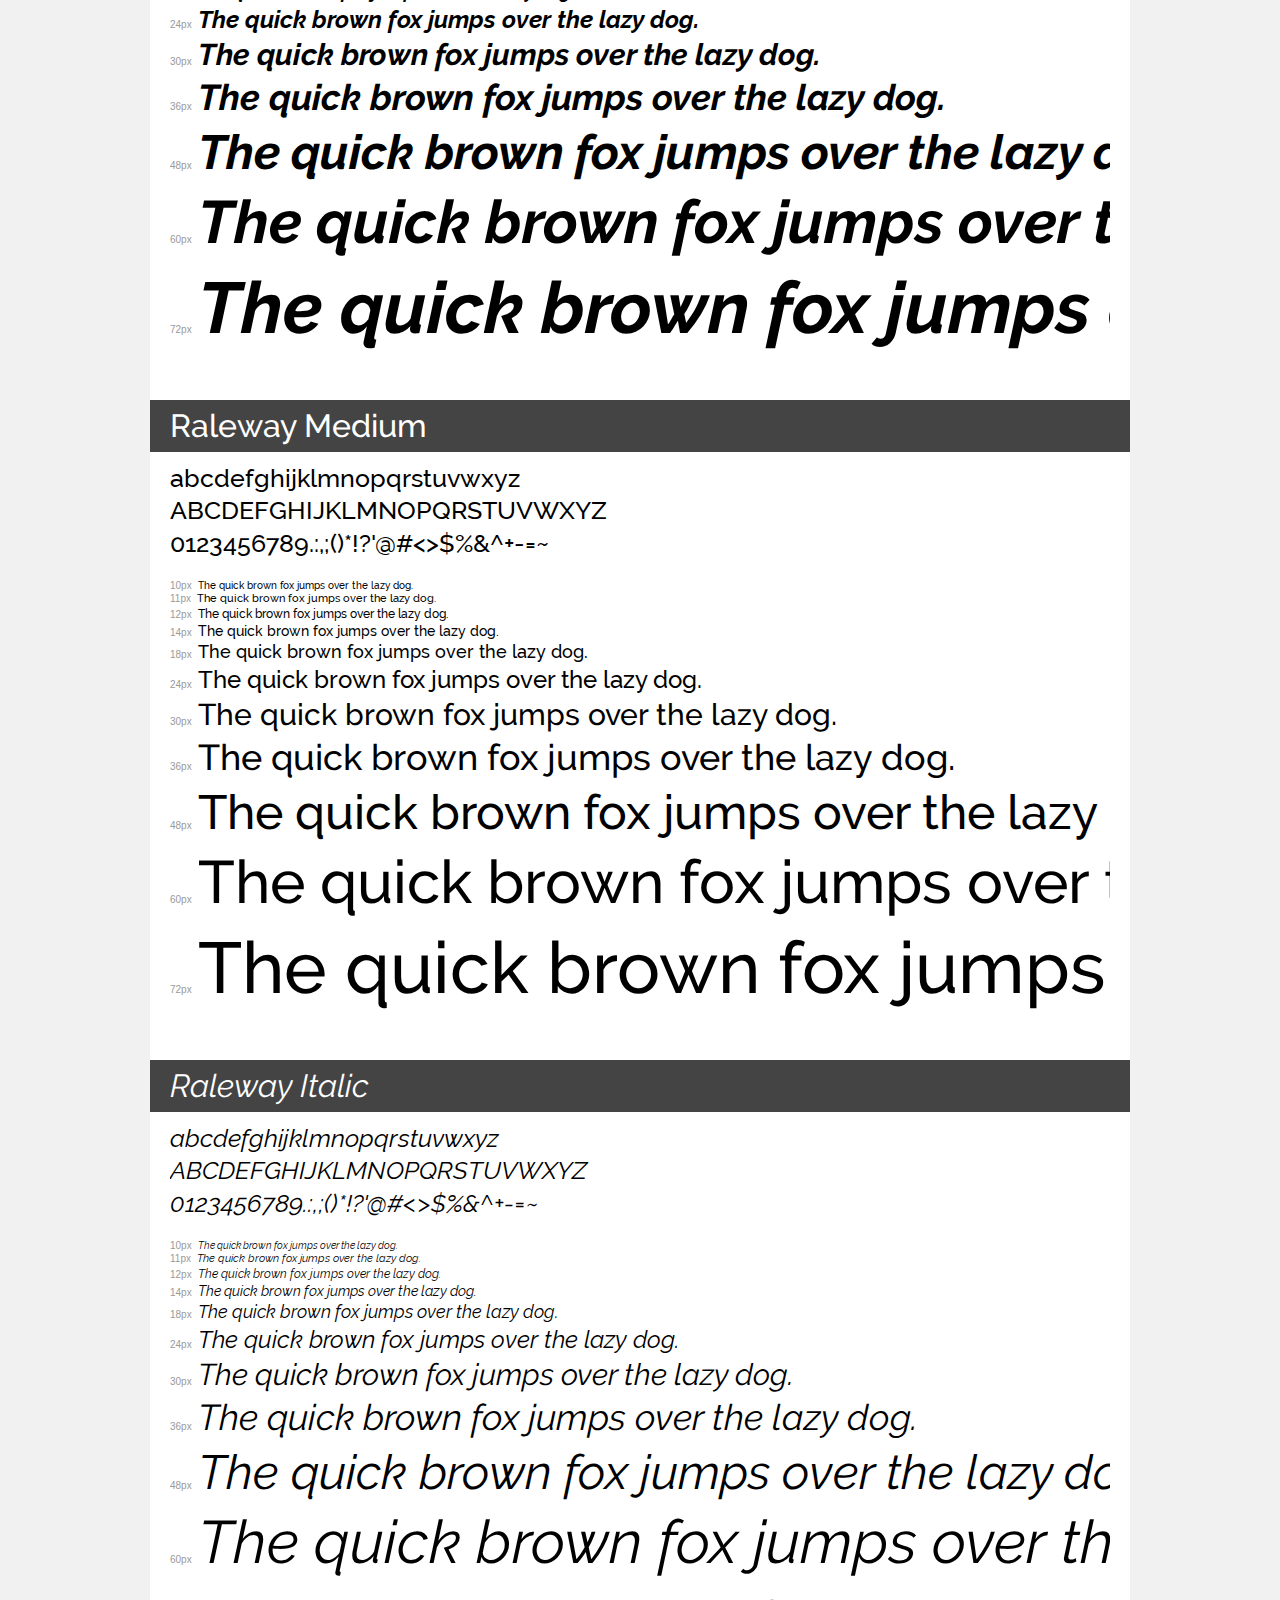
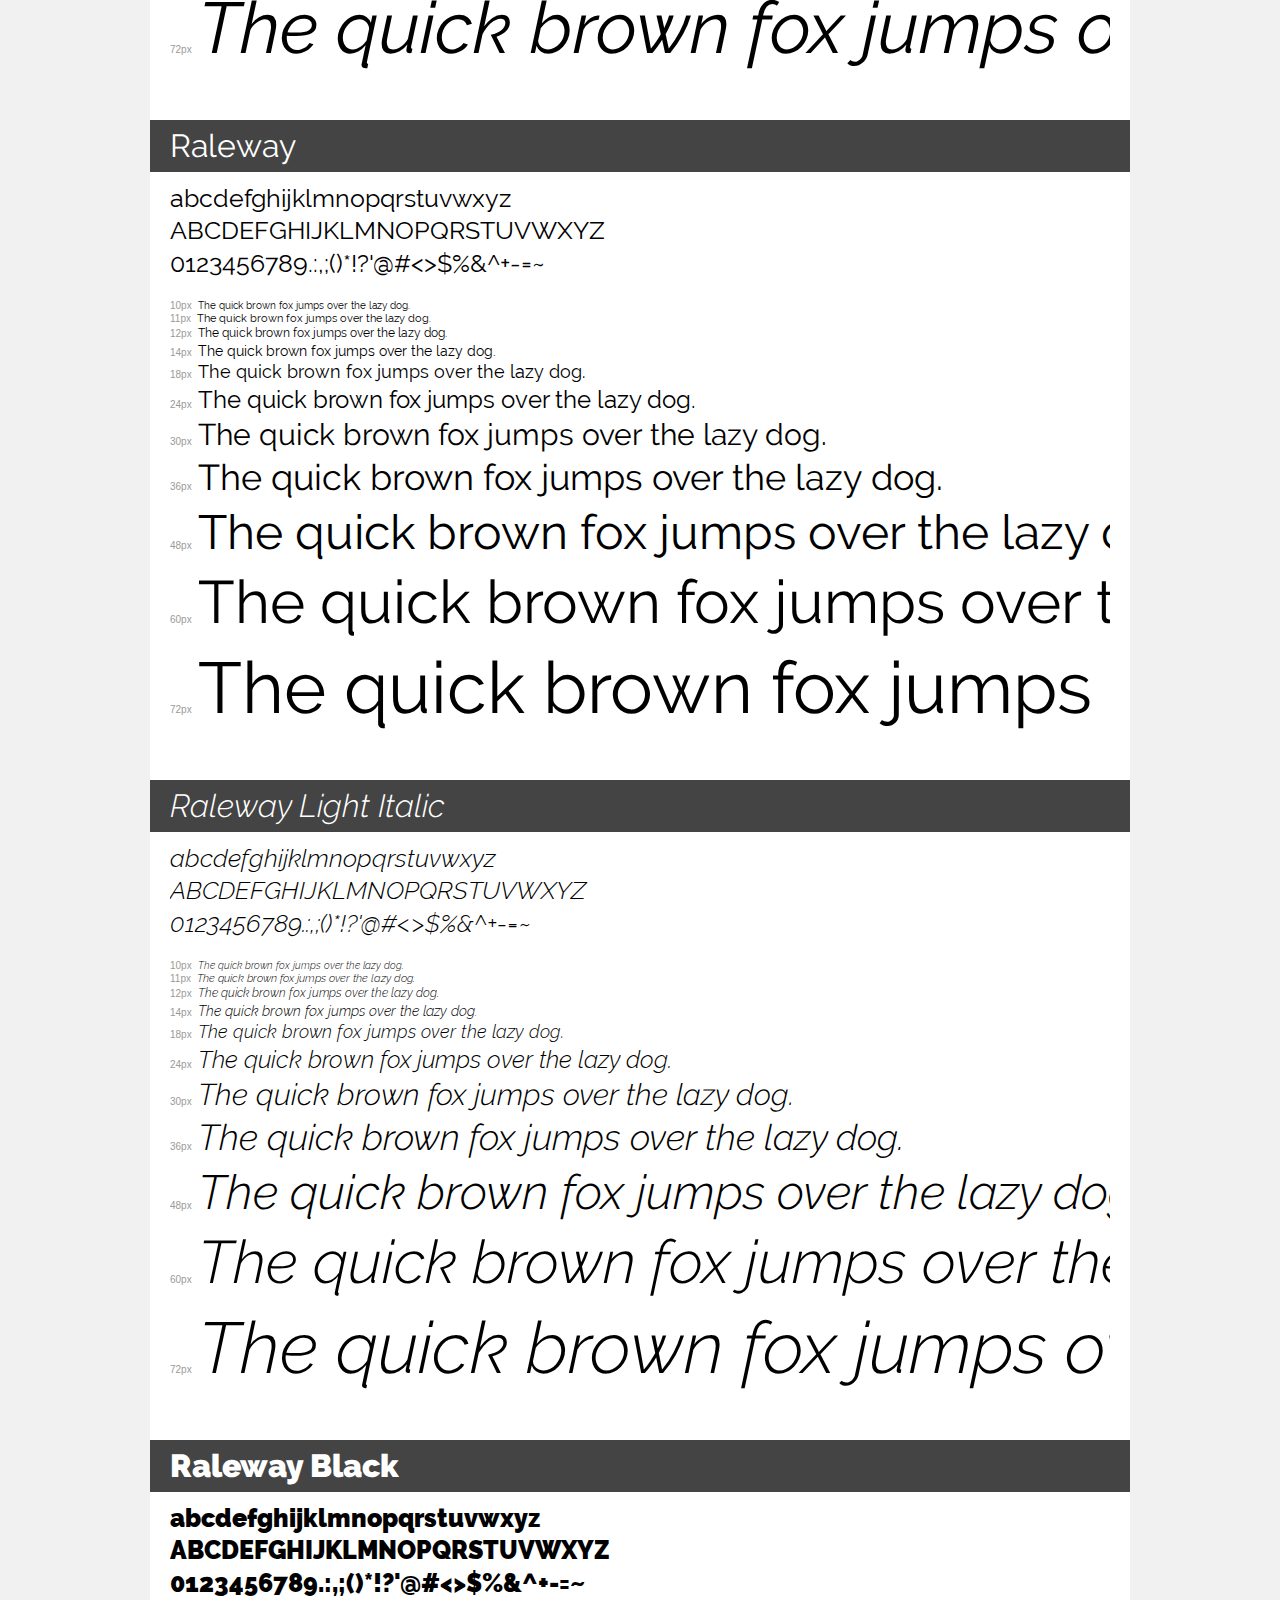
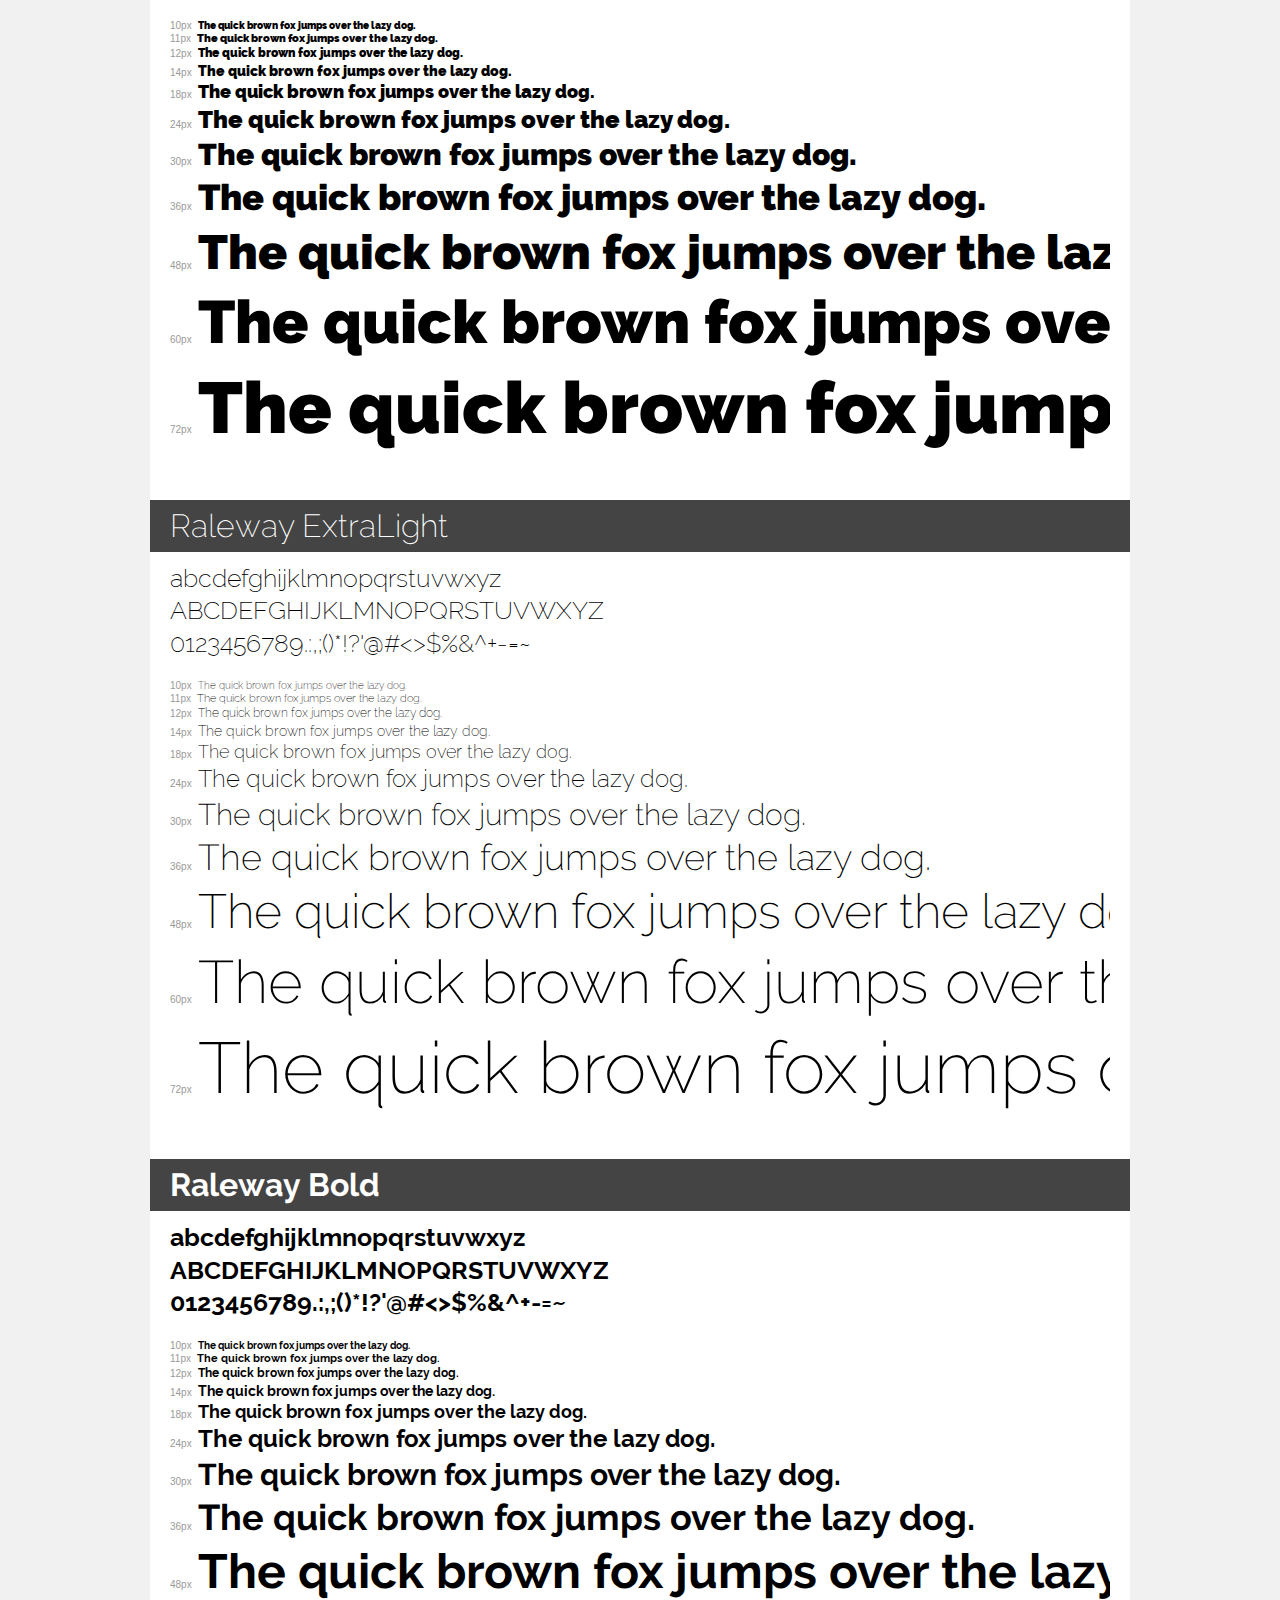
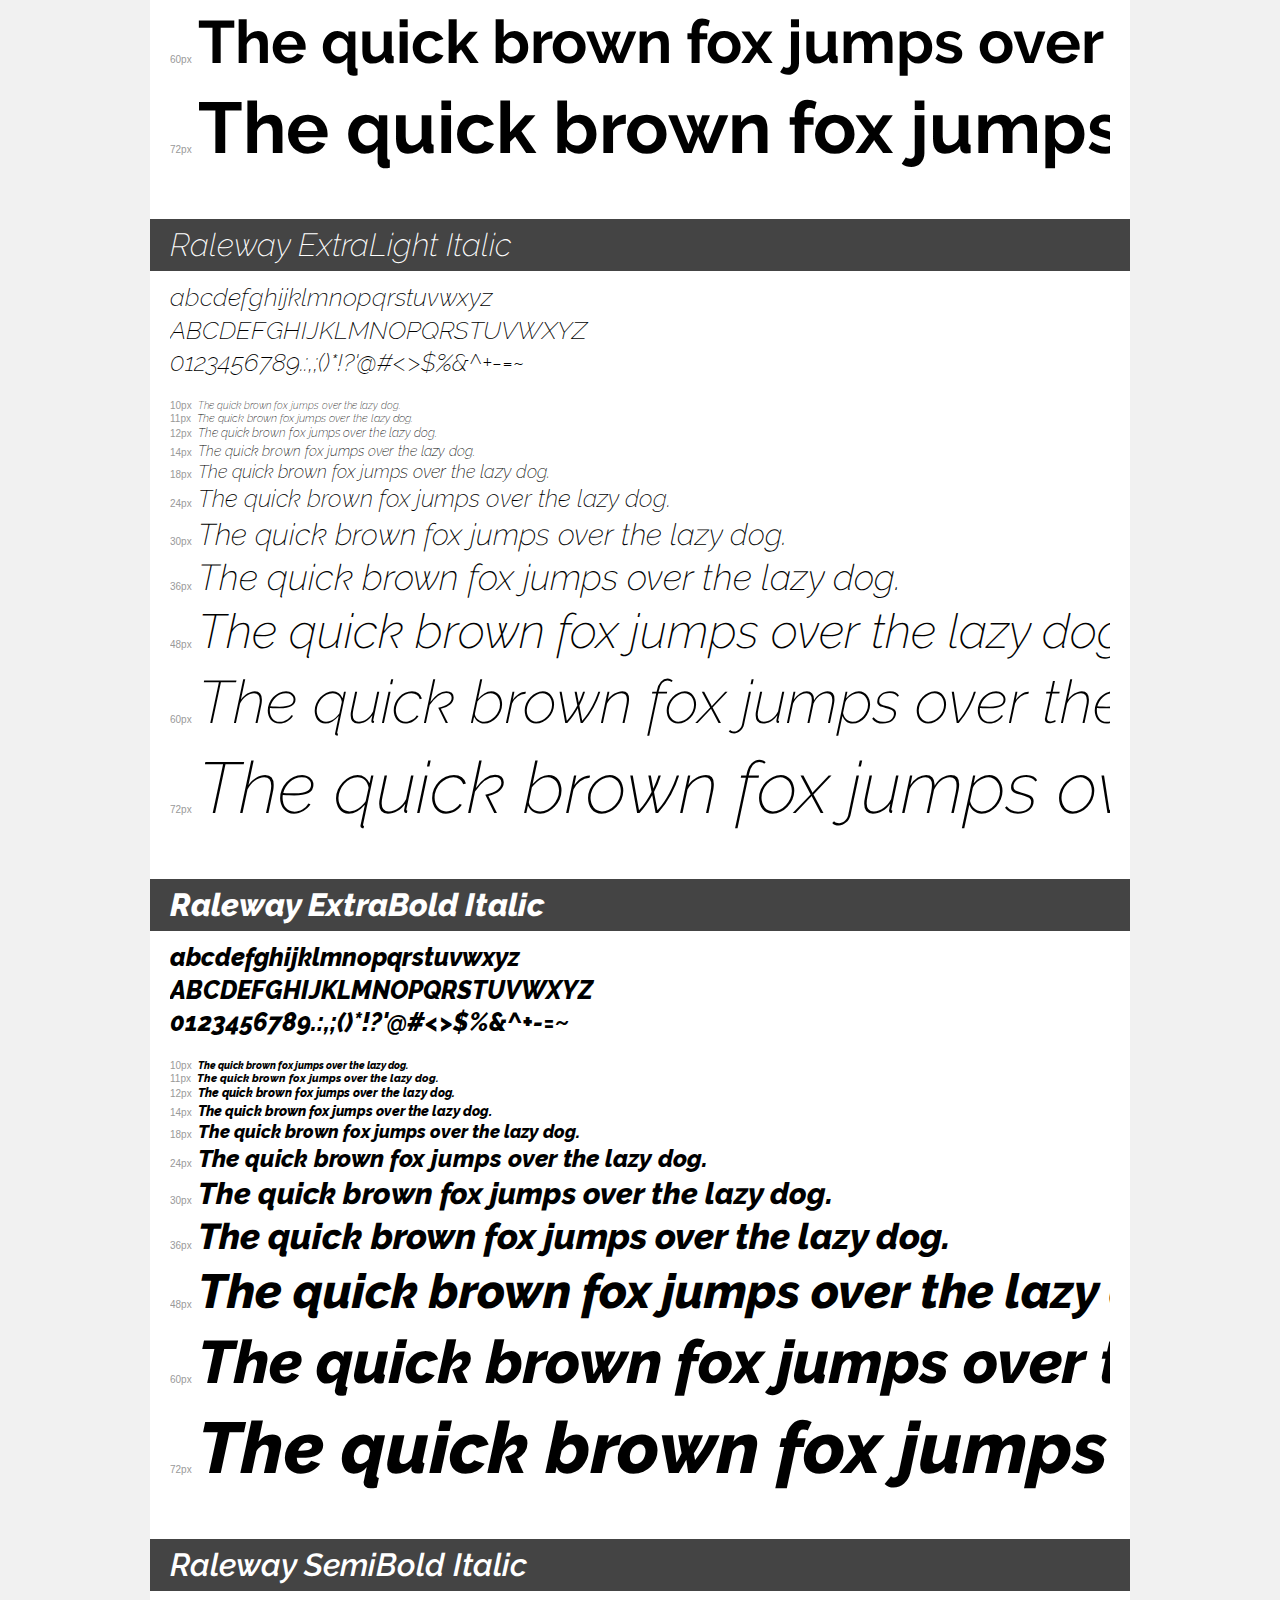
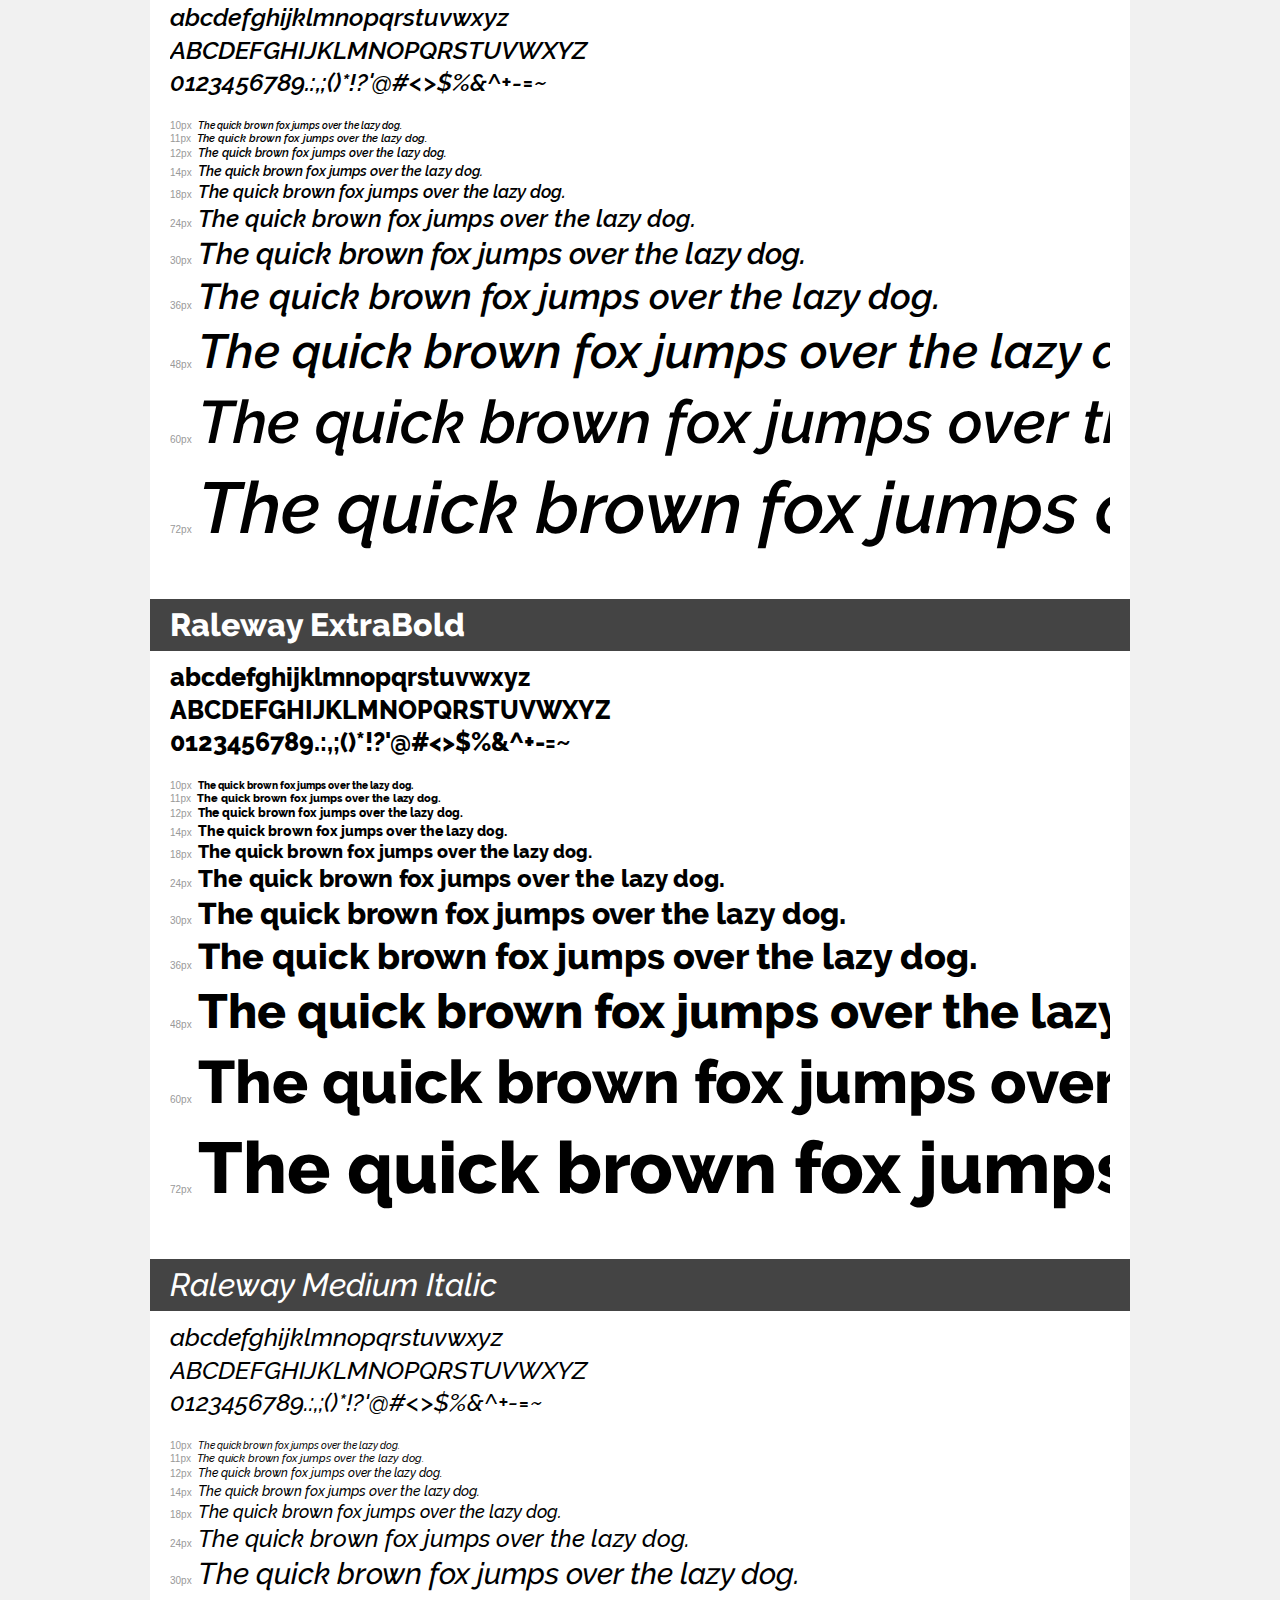
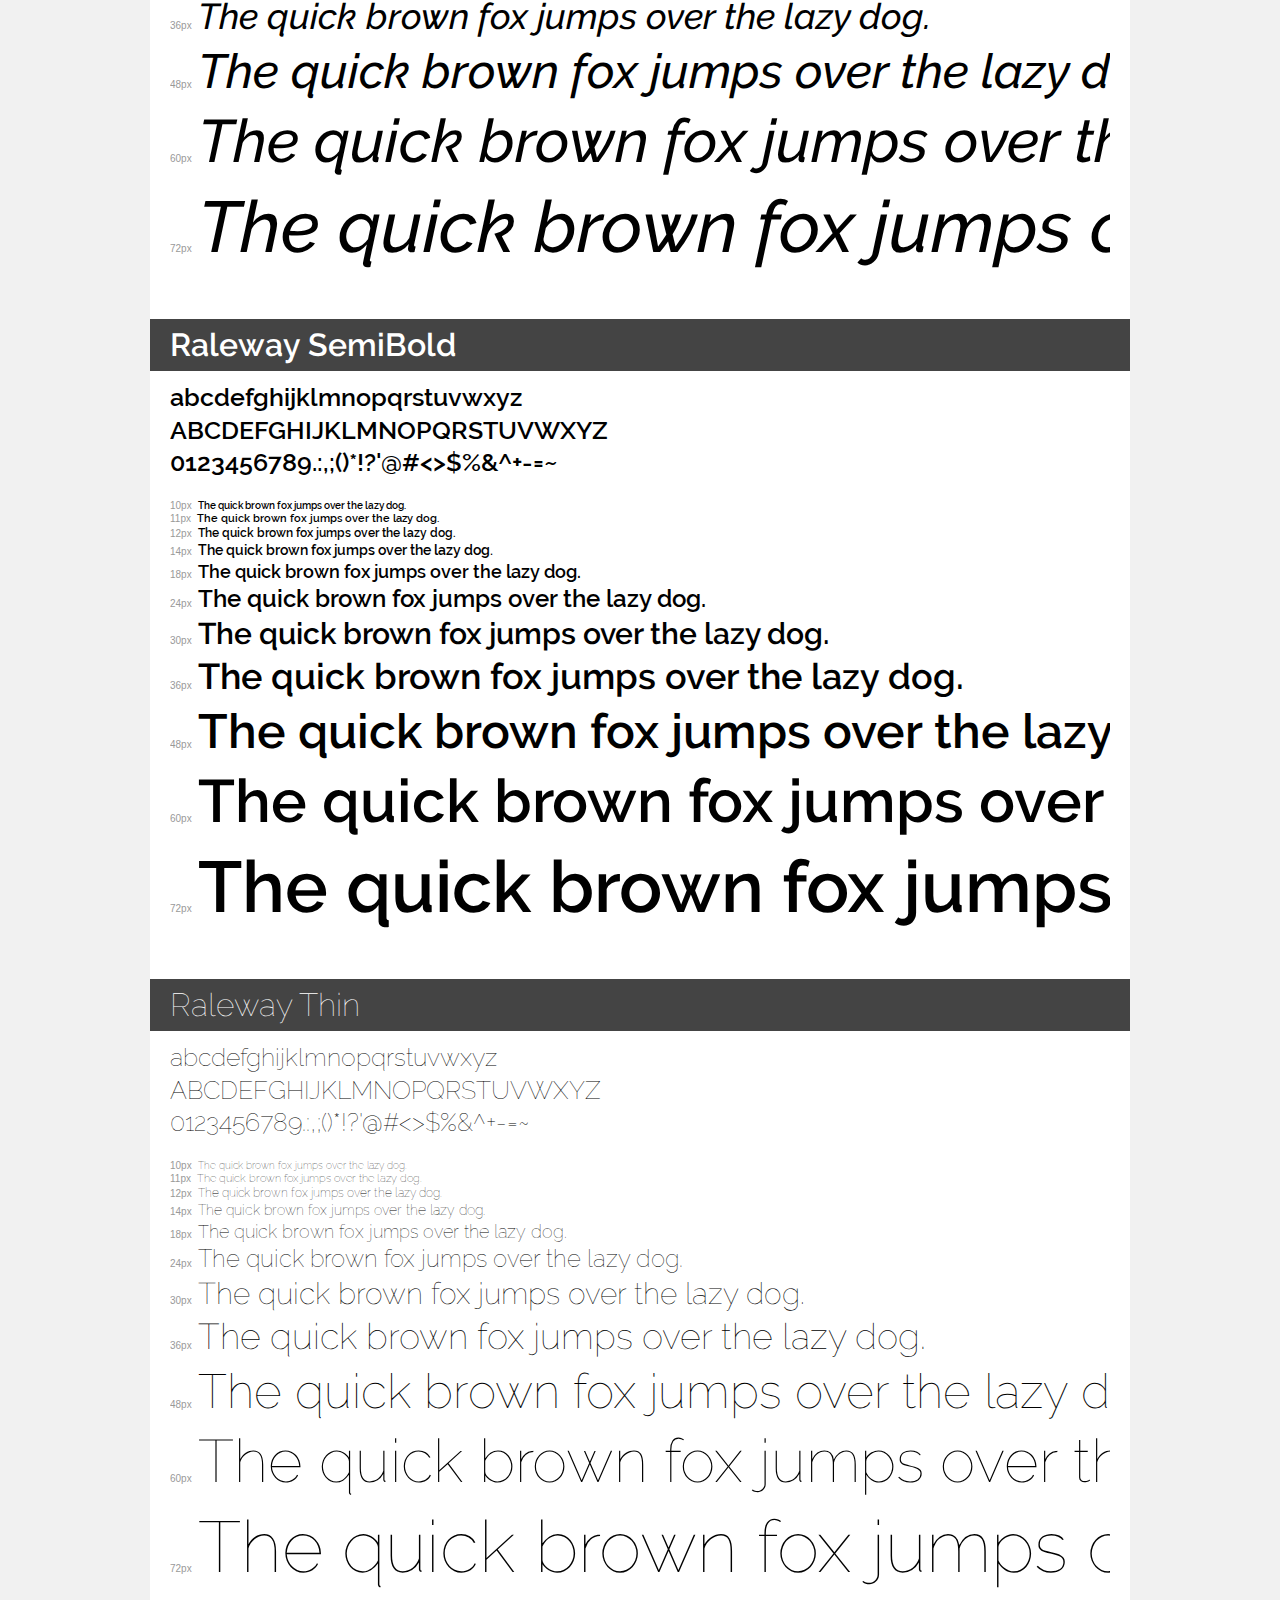
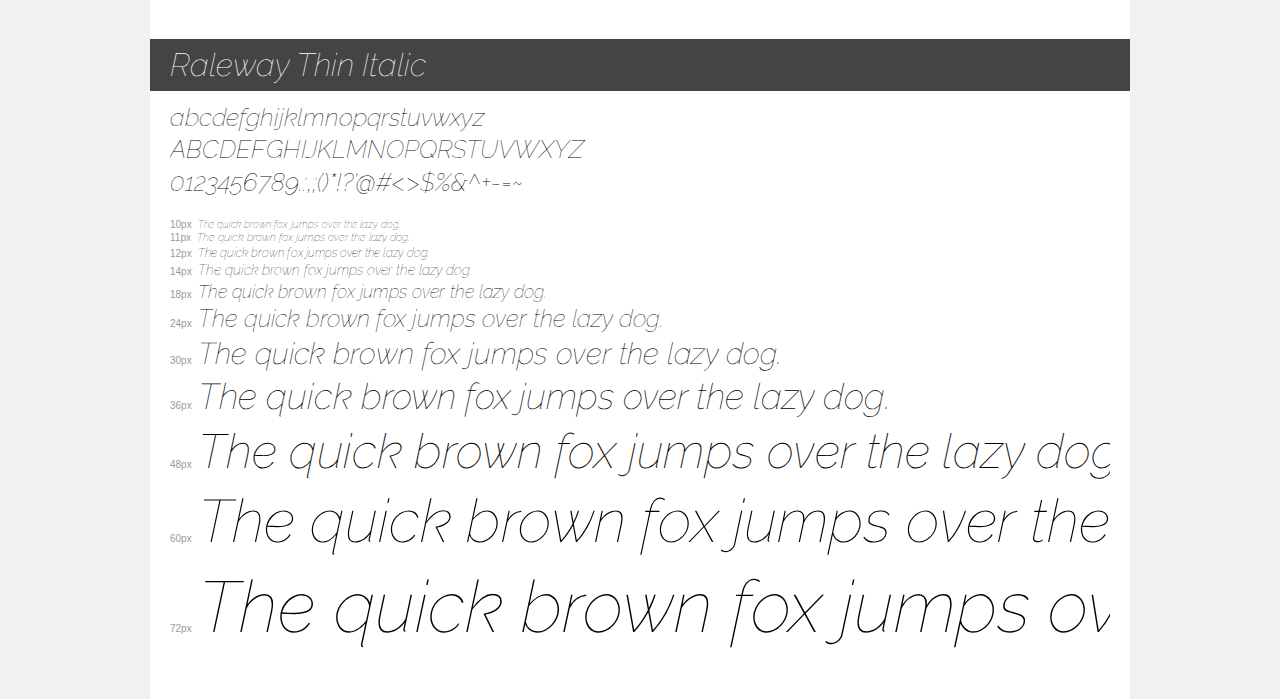
<file: assets/fonts/raleway/transformed/trans/demo.html>
<!DOCTYPE html>
<html>
<head>
	<meta charset="utf-8">
	<title>Transfonter demo</title>
	<link href="stylesheet.css" rel="stylesheet">
	<style>
		/*
		http://meyerweb.com/eric/tools/css/reset/
		v2.0 | 20110126
		License: none (public domain)
		*/
		html, body, div, span, applet, object, iframe,
		h1, h2, h3, h4, h5, h6, p, blockquote, pre,
		a, abbr, acronym, address, big, cite, code,
		del, dfn, em, img, ins, kbd, q, s, samp,
		small, strike, strong, sub, sup, tt, var,
		b, u, i, center,
		dl, dt, dd, ol, ul, li,
		fieldset, form, label, legend,
		table, caption, tbody, tfoot, thead, tr, th, td,
		article, aside, canvas, details, embed,
		figure, figcaption, footer, header, hgroup,
		menu, nav, output, ruby, section, summary,
		time, mark, audio, video {
			margin: 0;
			padding: 0;
			border: 0;
			font-size: 100%;
			font: inherit;
			vertical-align: baseline;
		}
		/* HTML5 display-role reset for older browsers */
		article, aside, details, figcaption, figure,
		footer, header, hgroup, menu, nav, section {
			display: block;
		}
		body {
			line-height: 1;
		}
		ol, ul {
			list-style: none;
		}
		blockquote, q {
			quotes: none;
		}
		blockquote:before, blockquote:after,
		q:before, q:after {
			content: '';
			content: none;
		}
		table {
			border-collapse: collapse;
			border-spacing: 0;
		}
		/* common styles */
		body {
			background: #f1f1f1;
			color: #000;
		}
		.page {
			background: #fff;
			width: 940px;
			margin: 0 auto;
			padding: 20px 20px 0 20px;
			overflow: hidden;
		}
		.font-container {
			overflow-x: auto;
			overflow-y: hidden;
			margin-bottom: 40px;
			line-height: 1.3;
			white-space: nowrap;
			padding-bottom: 5px;
		}
		h1 {
			position: relative;
			background: #444;
			font-size: 32px;
			color: #fff;
			padding: 10px 20px;
			margin: 0 -20px 10px -20px;
		}
		.letters {
			font-size: 25px;
			margin-bottom: 20px;
		}
		.s10:before {
			content: '10px';
		}
		.s11:before {
			content: '11px';
		}
		.s12:before {
			content: '12px';
		}
		.s14:before {
			content: '14px';
		}
		.s18:before {
			content: '18px';
		}
		.s24:before {
			content: '24px';
		}
		.s30:before {
			content: '30px';
		}
		.s36:before {
			content: '36px';
		}
		.s48:before {
			content: '48px';
		}
		.s60:before {
			content: '60px';
		}
		.s72:before {
			content: '72px';
		}
		.s10:before, .s11:before, .s12:before, .s14:before,
		.s18:before, .s24:before, .s30:before, .s36:before,
		.s48:before, .s60:before, .s72:before {
			font-family: Arial, sans-serif;
			font-size: 10px;
			font-weight: normal;
			font-style: normal;
			color: #999;
			padding-right: 6px;
		}
		/* fonts demo styles */
		.demo-0 {
			font-family: 'Raleway';
			font-weight: 300;
			font-style: normal;
		}
		.demo-1 {
			font-family: 'Raleway';
			font-weight: 900;
			font-style: italic;
		}
		.demo-2 {
			font-family: 'Raleway';
			font-weight: bold;
			font-style: italic;
		}
		.demo-3 {
			font-family: 'Raleway';
			font-weight: 500;
			font-style: normal;
		}
		.demo-4 {
			font-family: 'Raleway';
			font-weight: normal;
			font-style: italic;
		}
		.demo-5 {
			font-family: 'Raleway';
			font-weight: normal;
			font-style: normal;
		}
		.demo-6 {
			font-family: 'Raleway';
			font-weight: 300;
			font-style: italic;
		}
		.demo-7 {
			font-family: 'Raleway';
			font-weight: 900;
			font-style: normal;
		}
		.demo-8 {
			font-family: 'Raleway';
			font-weight: 200;
			font-style: normal;
		}
		.demo-9 {
			font-family: 'Raleway';
			font-weight: bold;
			font-style: normal;
		}
		.demo-10 {
			font-family: 'Raleway';
			font-weight: 200;
			font-style: italic;
		}
		.demo-11 {
			font-family: 'Raleway';
			font-weight: 800;
			font-style: italic;
		}
		.demo-12 {
			font-family: 'Raleway';
			font-weight: 600;
			font-style: italic;
		}
		.demo-13 {
			font-family: 'Raleway';
			font-weight: 800;
			font-style: normal;
		}
		.demo-14 {
			font-family: 'Raleway';
			font-weight: 500;
			font-style: italic;
		}
		.demo-15 {
			font-family: 'Raleway';
			font-weight: 600;
			font-style: normal;
		}
		.demo-16 {
			font-family: 'Raleway';
			font-weight: 100;
			font-style: normal;
		}
		.demo-17 {
			font-family: 'Raleway';
			font-weight: 100;
			font-style: italic;
		}
	</style>
</head>
<body>
<div class="page">
	<div class="demo-0">
		<h1>Raleway Light</h1>
		<div class="font-container">
			<p class="letters">
				abcdefghijklmnopqrstuvwxyz <br />
				ABCDEFGHIJKLMNOPQRSTUVWXYZ <br />				0123456789.:,;()*!?'@#<>$%&^+-=~
			</p>
			<p class="s10" style="font-size: 10px;">The quick brown fox jumps over the lazy dog.</p>
			<p class="s11" style="font-size: 11px;">The quick brown fox jumps over the lazy dog.</p>
			<p class="s12" style="font-size: 12px;">The quick brown fox jumps over the lazy dog.</p>
			<p class="s14" style="font-size: 14px;">The quick brown fox jumps over the lazy dog.</p>
			<p class="s18" style="font-size: 18px;">The quick brown fox jumps over the lazy dog.</p>
			<p class="s24" style="font-size: 24px;">The quick brown fox jumps over the lazy dog.</p>
			<p class="s30" style="font-size: 30px;">The quick brown fox jumps over the lazy dog.</p>
			<p class="s36" style="font-size: 36px;">The quick brown fox jumps over the lazy dog.</p>
			<p class="s48" style="font-size: 48px;">The quick brown fox jumps over the lazy dog.</p>
			<p class="s60" style="font-size: 60px;">The quick brown fox jumps over the lazy dog.</p>
			<p class="s72" style="font-size: 72px;">The quick brown fox jumps over the lazy dog.</p>
		</div>
	</div>
	<div class="demo-1">
		<h1>Raleway Black Italic</h1>
		<div class="font-container">
			<p class="letters">
				abcdefghijklmnopqrstuvwxyz <br />
				ABCDEFGHIJKLMNOPQRSTUVWXYZ <br />				0123456789.:,;()*!?'@#<>$%&^+-=~
			</p>
			<p class="s10" style="font-size: 10px;">The quick brown fox jumps over the lazy dog.</p>
			<p class="s11" style="font-size: 11px;">The quick brown fox jumps over the lazy dog.</p>
			<p class="s12" style="font-size: 12px;">The quick brown fox jumps over the lazy dog.</p>
			<p class="s14" style="font-size: 14px;">The quick brown fox jumps over the lazy dog.</p>
			<p class="s18" style="font-size: 18px;">The quick brown fox jumps over the lazy dog.</p>
			<p class="s24" style="font-size: 24px;">The quick brown fox jumps over the lazy dog.</p>
			<p class="s30" style="font-size: 30px;">The quick brown fox jumps over the lazy dog.</p>
			<p class="s36" style="font-size: 36px;">The quick brown fox jumps over the lazy dog.</p>
			<p class="s48" style="font-size: 48px;">The quick brown fox jumps over the lazy dog.</p>
			<p class="s60" style="font-size: 60px;">The quick brown fox jumps over the lazy dog.</p>
			<p class="s72" style="font-size: 72px;">The quick brown fox jumps over the lazy dog.</p>
		</div>
	</div>
	<div class="demo-2">
		<h1>Raleway Bold Italic</h1>
		<div class="font-container">
			<p class="letters">
				abcdefghijklmnopqrstuvwxyz <br />
				ABCDEFGHIJKLMNOPQRSTUVWXYZ <br />				0123456789.:,;()*!?'@#<>$%&^+-=~
			</p>
			<p class="s10" style="font-size: 10px;">The quick brown fox jumps over the lazy dog.</p>
			<p class="s11" style="font-size: 11px;">The quick brown fox jumps over the lazy dog.</p>
			<p class="s12" style="font-size: 12px;">The quick brown fox jumps over the lazy dog.</p>
			<p class="s14" style="font-size: 14px;">The quick brown fox jumps over the lazy dog.</p>
			<p class="s18" style="font-size: 18px;">The quick brown fox jumps over the lazy dog.</p>
			<p class="s24" style="font-size: 24px;">The quick brown fox jumps over the lazy dog.</p>
			<p class="s30" style="font-size: 30px;">The quick brown fox jumps over the lazy dog.</p>
			<p class="s36" style="font-size: 36px;">The quick brown fox jumps over the lazy dog.</p>
			<p class="s48" style="font-size: 48px;">The quick brown fox jumps over the lazy dog.</p>
			<p class="s60" style="font-size: 60px;">The quick brown fox jumps over the lazy dog.</p>
			<p class="s72" style="font-size: 72px;">The quick brown fox jumps over the lazy dog.</p>
		</div>
	</div>
	<div class="demo-3">
		<h1>Raleway Medium</h1>
		<div class="font-container">
			<p class="letters">
				abcdefghijklmnopqrstuvwxyz <br />
				ABCDEFGHIJKLMNOPQRSTUVWXYZ <br />				0123456789.:,;()*!?'@#<>$%&^+-=~
			</p>
			<p class="s10" style="font-size: 10px;">The quick brown fox jumps over the lazy dog.</p>
			<p class="s11" style="font-size: 11px;">The quick brown fox jumps over the lazy dog.</p>
			<p class="s12" style="font-size: 12px;">The quick brown fox jumps over the lazy dog.</p>
			<p class="s14" style="font-size: 14px;">The quick brown fox jumps over the lazy dog.</p>
			<p class="s18" style="font-size: 18px;">The quick brown fox jumps over the lazy dog.</p>
			<p class="s24" style="font-size: 24px;">The quick brown fox jumps over the lazy dog.</p>
			<p class="s30" style="font-size: 30px;">The quick brown fox jumps over the lazy dog.</p>
			<p class="s36" style="font-size: 36px;">The quick brown fox jumps over the lazy dog.</p>
			<p class="s48" style="font-size: 48px;">The quick brown fox jumps over the lazy dog.</p>
			<p class="s60" style="font-size: 60px;">The quick brown fox jumps over the lazy dog.</p>
			<p class="s72" style="font-size: 72px;">The quick brown fox jumps over the lazy dog.</p>
		</div>
	</div>
	<div class="demo-4">
		<h1>Raleway Italic</h1>
		<div class="font-container">
			<p class="letters">
				abcdefghijklmnopqrstuvwxyz <br />
				ABCDEFGHIJKLMNOPQRSTUVWXYZ <br />				0123456789.:,;()*!?'@#<>$%&^+-=~
			</p>
			<p class="s10" style="font-size: 10px;">The quick brown fox jumps over the lazy dog.</p>
			<p class="s11" style="font-size: 11px;">The quick brown fox jumps over the lazy dog.</p>
			<p class="s12" style="font-size: 12px;">The quick brown fox jumps over the lazy dog.</p>
			<p class="s14" style="font-size: 14px;">The quick brown fox jumps over the lazy dog.</p>
			<p class="s18" style="font-size: 18px;">The quick brown fox jumps over the lazy dog.</p>
			<p class="s24" style="font-size: 24px;">The quick brown fox jumps over the lazy dog.</p>
			<p class="s30" style="font-size: 30px;">The quick brown fox jumps over the lazy dog.</p>
			<p class="s36" style="font-size: 36px;">The quick brown fox jumps over the lazy dog.</p>
			<p class="s48" style="font-size: 48px;">The quick brown fox jumps over the lazy dog.</p>
			<p class="s60" style="font-size: 60px;">The quick brown fox jumps over the lazy dog.</p>
			<p class="s72" style="font-size: 72px;">The quick brown fox jumps over the lazy dog.</p>
		</div>
	</div>
	<div class="demo-5">
		<h1>Raleway</h1>
		<div class="font-container">
			<p class="letters">
				abcdefghijklmnopqrstuvwxyz <br />
				ABCDEFGHIJKLMNOPQRSTUVWXYZ <br />				0123456789.:,;()*!?'@#<>$%&^+-=~
			</p>
			<p class="s10" style="font-size: 10px;">The quick brown fox jumps over the lazy dog.</p>
			<p class="s11" style="font-size: 11px;">The quick brown fox jumps over the lazy dog.</p>
			<p class="s12" style="font-size: 12px;">The quick brown fox jumps over the lazy dog.</p>
			<p class="s14" style="font-size: 14px;">The quick brown fox jumps over the lazy dog.</p>
			<p class="s18" style="font-size: 18px;">The quick brown fox jumps over the lazy dog.</p>
			<p class="s24" style="font-size: 24px;">The quick brown fox jumps over the lazy dog.</p>
			<p class="s30" style="font-size: 30px;">The quick brown fox jumps over the lazy dog.</p>
			<p class="s36" style="font-size: 36px;">The quick brown fox jumps over the lazy dog.</p>
			<p class="s48" style="font-size: 48px;">The quick brown fox jumps over the lazy dog.</p>
			<p class="s60" style="font-size: 60px;">The quick brown fox jumps over the lazy dog.</p>
			<p class="s72" style="font-size: 72px;">The quick brown fox jumps over the lazy dog.</p>
		</div>
	</div>
	<div class="demo-6">
		<h1>Raleway Light Italic</h1>
		<div class="font-container">
			<p class="letters">
				abcdefghijklmnopqrstuvwxyz <br />
				ABCDEFGHIJKLMNOPQRSTUVWXYZ <br />				0123456789.:,;()*!?'@#<>$%&^+-=~
			</p>
			<p class="s10" style="font-size: 10px;">The quick brown fox jumps over the lazy dog.</p>
			<p class="s11" style="font-size: 11px;">The quick brown fox jumps over the lazy dog.</p>
			<p class="s12" style="font-size: 12px;">The quick brown fox jumps over the lazy dog.</p>
			<p class="s14" style="font-size: 14px;">The quick brown fox jumps over the lazy dog.</p>
			<p class="s18" style="font-size: 18px;">The quick brown fox jumps over the lazy dog.</p>
			<p class="s24" style="font-size: 24px;">The quick brown fox jumps over the lazy dog.</p>
			<p class="s30" style="font-size: 30px;">The quick brown fox jumps over the lazy dog.</p>
			<p class="s36" style="font-size: 36px;">The quick brown fox jumps over the lazy dog.</p>
			<p class="s48" style="font-size: 48px;">The quick brown fox jumps over the lazy dog.</p>
			<p class="s60" style="font-size: 60px;">The quick brown fox jumps over the lazy dog.</p>
			<p class="s72" style="font-size: 72px;">The quick brown fox jumps over the lazy dog.</p>
		</div>
	</div>
	<div class="demo-7">
		<h1>Raleway Black</h1>
		<div class="font-container">
			<p class="letters">
				abcdefghijklmnopqrstuvwxyz <br />
				ABCDEFGHIJKLMNOPQRSTUVWXYZ <br />				0123456789.:,;()*!?'@#<>$%&^+-=~
			</p>
			<p class="s10" style="font-size: 10px;">The quick brown fox jumps over the lazy dog.</p>
			<p class="s11" style="font-size: 11px;">The quick brown fox jumps over the lazy dog.</p>
			<p class="s12" style="font-size: 12px;">The quick brown fox jumps over the lazy dog.</p>
			<p class="s14" style="font-size: 14px;">The quick brown fox jumps over the lazy dog.</p>
			<p class="s18" style="font-size: 18px;">The quick brown fox jumps over the lazy dog.</p>
			<p class="s24" style="font-size: 24px;">The quick brown fox jumps over the lazy dog.</p>
			<p class="s30" style="font-size: 30px;">The quick brown fox jumps over the lazy dog.</p>
			<p class="s36" style="font-size: 36px;">The quick brown fox jumps over the lazy dog.</p>
			<p class="s48" style="font-size: 48px;">The quick brown fox jumps over the lazy dog.</p>
			<p class="s60" style="font-size: 60px;">The quick brown fox jumps over the lazy dog.</p>
			<p class="s72" style="font-size: 72px;">The quick brown fox jumps over the lazy dog.</p>
		</div>
	</div>
	<div class="demo-8">
		<h1>Raleway ExtraLight</h1>
		<div class="font-container">
			<p class="letters">
				abcdefghijklmnopqrstuvwxyz <br />
				ABCDEFGHIJKLMNOPQRSTUVWXYZ <br />				0123456789.:,;()*!?'@#<>$%&^+-=~
			</p>
			<p class="s10" style="font-size: 10px;">The quick brown fox jumps over the lazy dog.</p>
			<p class="s11" style="font-size: 11px;">The quick brown fox jumps over the lazy dog.</p>
			<p class="s12" style="font-size: 12px;">The quick brown fox jumps over the lazy dog.</p>
			<p class="s14" style="font-size: 14px;">The quick brown fox jumps over the lazy dog.</p>
			<p class="s18" style="font-size: 18px;">The quick brown fox jumps over the lazy dog.</p>
			<p class="s24" style="font-size: 24px;">The quick brown fox jumps over the lazy dog.</p>
			<p class="s30" style="font-size: 30px;">The quick brown fox jumps over the lazy dog.</p>
			<p class="s36" style="font-size: 36px;">The quick brown fox jumps over the lazy dog.</p>
			<p class="s48" style="font-size: 48px;">The quick brown fox jumps over the lazy dog.</p>
			<p class="s60" style="font-size: 60px;">The quick brown fox jumps over the lazy dog.</p>
			<p class="s72" style="font-size: 72px;">The quick brown fox jumps over the lazy dog.</p>
		</div>
	</div>
	<div class="demo-9">
		<h1>Raleway Bold</h1>
		<div class="font-container">
			<p class="letters">
				abcdefghijklmnopqrstuvwxyz <br />
				ABCDEFGHIJKLMNOPQRSTUVWXYZ <br />				0123456789.:,;()*!?'@#<>$%&^+-=~
			</p>
			<p class="s10" style="font-size: 10px;">The quick brown fox jumps over the lazy dog.</p>
			<p class="s11" style="font-size: 11px;">The quick brown fox jumps over the lazy dog.</p>
			<p class="s12" style="font-size: 12px;">The quick brown fox jumps over the lazy dog.</p>
			<p class="s14" style="font-size: 14px;">The quick brown fox jumps over the lazy dog.</p>
			<p class="s18" style="font-size: 18px;">The quick brown fox jumps over the lazy dog.</p>
			<p class="s24" style="font-size: 24px;">The quick brown fox jumps over the lazy dog.</p>
			<p class="s30" style="font-size: 30px;">The quick brown fox jumps over the lazy dog.</p>
			<p class="s36" style="font-size: 36px;">The quick brown fox jumps over the lazy dog.</p>
			<p class="s48" style="font-size: 48px;">The quick brown fox jumps over the lazy dog.</p>
			<p class="s60" style="font-size: 60px;">The quick brown fox jumps over the lazy dog.</p>
			<p class="s72" style="font-size: 72px;">The quick brown fox jumps over the lazy dog.</p>
		</div>
	</div>
	<div class="demo-10">
		<h1>Raleway ExtraLight Italic</h1>
		<div class="font-container">
			<p class="letters">
				abcdefghijklmnopqrstuvwxyz <br />
				ABCDEFGHIJKLMNOPQRSTUVWXYZ <br />				0123456789.:,;()*!?'@#<>$%&^+-=~
			</p>
			<p class="s10" style="font-size: 10px;">The quick brown fox jumps over the lazy dog.</p>
			<p class="s11" style="font-size: 11px;">The quick brown fox jumps over the lazy dog.</p>
			<p class="s12" style="font-size: 12px;">The quick brown fox jumps over the lazy dog.</p>
			<p class="s14" style="font-size: 14px;">The quick brown fox jumps over the lazy dog.</p>
			<p class="s18" style="font-size: 18px;">The quick brown fox jumps over the lazy dog.</p>
			<p class="s24" style="font-size: 24px;">The quick brown fox jumps over the lazy dog.</p>
			<p class="s30" style="font-size: 30px;">The quick brown fox jumps over the lazy dog.</p>
			<p class="s36" style="font-size: 36px;">The quick brown fox jumps over the lazy dog.</p>
			<p class="s48" style="font-size: 48px;">The quick brown fox jumps over the lazy dog.</p>
			<p class="s60" style="font-size: 60px;">The quick brown fox jumps over the lazy dog.</p>
			<p class="s72" style="font-size: 72px;">The quick brown fox jumps over the lazy dog.</p>
		</div>
	</div>
	<div class="demo-11">
		<h1>Raleway ExtraBold Italic</h1>
		<div class="font-container">
			<p class="letters">
				abcdefghijklmnopqrstuvwxyz <br />
				ABCDEFGHIJKLMNOPQRSTUVWXYZ <br />				0123456789.:,;()*!?'@#<>$%&^+-=~
			</p>
			<p class="s10" style="font-size: 10px;">The quick brown fox jumps over the lazy dog.</p>
			<p class="s11" style="font-size: 11px;">The quick brown fox jumps over the lazy dog.</p>
			<p class="s12" style="font-size: 12px;">The quick brown fox jumps over the lazy dog.</p>
			<p class="s14" style="font-size: 14px;">The quick brown fox jumps over the lazy dog.</p>
			<p class="s18" style="font-size: 18px;">The quick brown fox jumps over the lazy dog.</p>
			<p class="s24" style="font-size: 24px;">The quick brown fox jumps over the lazy dog.</p>
			<p class="s30" style="font-size: 30px;">The quick brown fox jumps over the lazy dog.</p>
			<p class="s36" style="font-size: 36px;">The quick brown fox jumps over the lazy dog.</p>
			<p class="s48" style="font-size: 48px;">The quick brown fox jumps over the lazy dog.</p>
			<p class="s60" style="font-size: 60px;">The quick brown fox jumps over the lazy dog.</p>
			<p class="s72" style="font-size: 72px;">The quick brown fox jumps over the lazy dog.</p>
		</div>
	</div>
	<div class="demo-12">
		<h1>Raleway SemiBold Italic</h1>
		<div class="font-container">
			<p class="letters">
				abcdefghijklmnopqrstuvwxyz <br />
				ABCDEFGHIJKLMNOPQRSTUVWXYZ <br />				0123456789.:,;()*!?'@#<>$%&^+-=~
			</p>
			<p class="s10" style="font-size: 10px;">The quick brown fox jumps over the lazy dog.</p>
			<p class="s11" style="font-size: 11px;">The quick brown fox jumps over the lazy dog.</p>
			<p class="s12" style="font-size: 12px;">The quick brown fox jumps over the lazy dog.</p>
			<p class="s14" style="font-size: 14px;">The quick brown fox jumps over the lazy dog.</p>
			<p class="s18" style="font-size: 18px;">The quick brown fox jumps over the lazy dog.</p>
			<p class="s24" style="font-size: 24px;">The quick brown fox jumps over the lazy dog.</p>
			<p class="s30" style="font-size: 30px;">The quick brown fox jumps over the lazy dog.</p>
			<p class="s36" style="font-size: 36px;">The quick brown fox jumps over the lazy dog.</p>
			<p class="s48" style="font-size: 48px;">The quick brown fox jumps over the lazy dog.</p>
			<p class="s60" style="font-size: 60px;">The quick brown fox jumps over the lazy dog.</p>
			<p class="s72" style="font-size: 72px;">The quick brown fox jumps over the lazy dog.</p>
		</div>
	</div>
	<div class="demo-13">
		<h1>Raleway ExtraBold</h1>
		<div class="font-container">
			<p class="letters">
				abcdefghijklmnopqrstuvwxyz <br />
				ABCDEFGHIJKLMNOPQRSTUVWXYZ <br />				0123456789.:,;()*!?'@#<>$%&^+-=~
			</p>
			<p class="s10" style="font-size: 10px;">The quick brown fox jumps over the lazy dog.</p>
			<p class="s11" style="font-size: 11px;">The quick brown fox jumps over the lazy dog.</p>
			<p class="s12" style="font-size: 12px;">The quick brown fox jumps over the lazy dog.</p>
			<p class="s14" style="font-size: 14px;">The quick brown fox jumps over the lazy dog.</p>
			<p class="s18" style="font-size: 18px;">The quick brown fox jumps over the lazy dog.</p>
			<p class="s24" style="font-size: 24px;">The quick brown fox jumps over the lazy dog.</p>
			<p class="s30" style="font-size: 30px;">The quick brown fox jumps over the lazy dog.</p>
			<p class="s36" style="font-size: 36px;">The quick brown fox jumps over the lazy dog.</p>
			<p class="s48" style="font-size: 48px;">The quick brown fox jumps over the lazy dog.</p>
			<p class="s60" style="font-size: 60px;">The quick brown fox jumps over the lazy dog.</p>
			<p class="s72" style="font-size: 72px;">The quick brown fox jumps over the lazy dog.</p>
		</div>
	</div>
	<div class="demo-14">
		<h1>Raleway Medium Italic</h1>
		<div class="font-container">
			<p class="letters">
				abcdefghijklmnopqrstuvwxyz <br />
				ABCDEFGHIJKLMNOPQRSTUVWXYZ <br />				0123456789.:,;()*!?'@#<>$%&^+-=~
			</p>
			<p class="s10" style="font-size: 10px;">The quick brown fox jumps over the lazy dog.</p>
			<p class="s11" style="font-size: 11px;">The quick brown fox jumps over the lazy dog.</p>
			<p class="s12" style="font-size: 12px;">The quick brown fox jumps over the lazy dog.</p>
			<p class="s14" style="font-size: 14px;">The quick brown fox jumps over the lazy dog.</p>
			<p class="s18" style="font-size: 18px;">The quick brown fox jumps over the lazy dog.</p>
			<p class="s24" style="font-size: 24px;">The quick brown fox jumps over the lazy dog.</p>
			<p class="s30" style="font-size: 30px;">The quick brown fox jumps over the lazy dog.</p>
			<p class="s36" style="font-size: 36px;">The quick brown fox jumps over the lazy dog.</p>
			<p class="s48" style="font-size: 48px;">The quick brown fox jumps over the lazy dog.</p>
			<p class="s60" style="font-size: 60px;">The quick brown fox jumps over the lazy dog.</p>
			<p class="s72" style="font-size: 72px;">The quick brown fox jumps over the lazy dog.</p>
		</div>
	</div>
	<div class="demo-15">
		<h1>Raleway SemiBold</h1>
		<div class="font-container">
			<p class="letters">
				abcdefghijklmnopqrstuvwxyz <br />
				ABCDEFGHIJKLMNOPQRSTUVWXYZ <br />				0123456789.:,;()*!?'@#<>$%&^+-=~
			</p>
			<p class="s10" style="font-size: 10px;">The quick brown fox jumps over the lazy dog.</p>
			<p class="s11" style="font-size: 11px;">The quick brown fox jumps over the lazy dog.</p>
			<p class="s12" style="font-size: 12px;">The quick brown fox jumps over the lazy dog.</p>
			<p class="s14" style="font-size: 14px;">The quick brown fox jumps over the lazy dog.</p>
			<p class="s18" style="font-size: 18px;">The quick brown fox jumps over the lazy dog.</p>
			<p class="s24" style="font-size: 24px;">The quick brown fox jumps over the lazy dog.</p>
			<p class="s30" style="font-size: 30px;">The quick brown fox jumps over the lazy dog.</p>
			<p class="s36" style="font-size: 36px;">The quick brown fox jumps over the lazy dog.</p>
			<p class="s48" style="font-size: 48px;">The quick brown fox jumps over the lazy dog.</p>
			<p class="s60" style="font-size: 60px;">The quick brown fox jumps over the lazy dog.</p>
			<p class="s72" style="font-size: 72px;">The quick brown fox jumps over the lazy dog.</p>
		</div>
	</div>
	<div class="demo-16">
		<h1>Raleway Thin</h1>
		<div class="font-container">
			<p class="letters">
				abcdefghijklmnopqrstuvwxyz <br />
				ABCDEFGHIJKLMNOPQRSTUVWXYZ <br />				0123456789.:,;()*!?'@#<>$%&^+-=~
			</p>
			<p class="s10" style="font-size: 10px;">The quick brown fox jumps over the lazy dog.</p>
			<p class="s11" style="font-size: 11px;">The quick brown fox jumps over the lazy dog.</p>
			<p class="s12" style="font-size: 12px;">The quick brown fox jumps over the lazy dog.</p>
			<p class="s14" style="font-size: 14px;">The quick brown fox jumps over the lazy dog.</p>
			<p class="s18" style="font-size: 18px;">The quick brown fox jumps over the lazy dog.</p>
			<p class="s24" style="font-size: 24px;">The quick brown fox jumps over the lazy dog.</p>
			<p class="s30" style="font-size: 30px;">The quick brown fox jumps over the lazy dog.</p>
			<p class="s36" style="font-size: 36px;">The quick brown fox jumps over the lazy dog.</p>
			<p class="s48" style="font-size: 48px;">The quick brown fox jumps over the lazy dog.</p>
			<p class="s60" style="font-size: 60px;">The quick brown fox jumps over the lazy dog.</p>
			<p class="s72" style="font-size: 72px;">The quick brown fox jumps over the lazy dog.</p>
		</div>
	</div>
	<div class="demo-17">
		<h1>Raleway Thin Italic</h1>
		<div class="font-container">
			<p class="letters">
				abcdefghijklmnopqrstuvwxyz <br />
				ABCDEFGHIJKLMNOPQRSTUVWXYZ <br />				0123456789.:,;()*!?'@#<>$%&^+-=~
			</p>
			<p class="s10" style="font-size: 10px;">The quick brown fox jumps over the lazy dog.</p>
			<p class="s11" style="font-size: 11px;">The quick brown fox jumps over the lazy dog.</p>
			<p class="s12" style="font-size: 12px;">The quick brown fox jumps over the lazy dog.</p>
			<p class="s14" style="font-size: 14px;">The quick brown fox jumps over the lazy dog.</p>
			<p class="s18" style="font-size: 18px;">The quick brown fox jumps over the lazy dog.</p>
			<p class="s24" style="font-size: 24px;">The quick brown fox jumps over the lazy dog.</p>
			<p class="s30" style="font-size: 30px;">The quick brown fox jumps over the lazy dog.</p>
			<p class="s36" style="font-size: 36px;">The quick brown fox jumps over the lazy dog.</p>
			<p class="s48" style="font-size: 48px;">The quick brown fox jumps over the lazy dog.</p>
			<p class="s60" style="font-size: 60px;">The quick brown fox jumps over the lazy dog.</p>
			<p class="s72" style="font-size: 72px;">The quick brown fox jumps over the lazy dog.</p>
		</div>
	</div>
</div>
</body>
</html>
</file>
<file: assets/css/style.css>
body {
    font-family: "Raleway-Light";
    font-size: 18px;
    overflow-x: hidden !important;
}
.header {
    overflow: hidden;
}
.mostloved div {
    display: inline-block;
}
.mostloved h1 {
  text-align: center;

}
.mostloved h3 {
    color: #e2574c;
    font-family: "Raleway-Light";
    font-size: 1.2em;
}
@font-face {
    font-family: "PlayfairDisplay-Regular";
    font-style: normal;
    font-weight: 300;
    src: url("../fonts/playfair-display/orginal/PlayfairDisplay-Regular.otf") format("truetype");
}
@font-face {
    font-family: "Raleway-Light";
    font-style: normal;
    font-weight: 300;
    src: url("../fonts/raleway/transformed/trans/Raleway-Light.eot?#iefix") format("embedded-opentype"), url("../fonts/raleway/transformed/trans/Raleway-Light.woff") format("woff"), url("../fonts/raleway/transformed/trans/Raleway-Light.ttf") format("truetype");
}
.banner {
    background-attachment: scroll, scroll;
    background-clip: border-box, border-box;
    background-color: rgba(0, 0, 0, 0);
    background-image: url("../images/banner-girl.png"), url("../images/flower-bkgd.jpg");
    background-origin: padding-box, padding-box;
    background-position: center 60px, 0 0;
    background-repeat: no-repeat, repeat;
    background-size: contain;
    height: 31em;
    margin-top: 0;
    position: relative;
}
.banner-text {
    color: white;
    font-weight: bold;
    position: absolute;
    text-align: center;
    top: 50%;
    transform: translate(0px, -50%);
    width: 100%;
}
@font-face {
    font-family: "Playfair Display";
    font-style: italic;
    font-weight: normal;
    src: url("PlayfairDisplay-Italic.eot?#iefix") format("embedded-opentype"), url("PlayfairDisplay-Italic.woff") format("woff"), url("PlayfairDisplay-Italic.ttf") format("truetype");
}
.collection {
    color: #ffffff;
    font-size: 30px;
}
.season {
    color: #ffffff;
    font-size: 70px;
    font-weight: normal;
}
section h1 {
    font-family: "PlayfairDisplay-Regular";
}
.container {
    margin: 0 auto;
    max-width: 1240px;
    width: 100%;
}
.logo {
    float: left;
}
.logo a {
}
.logo a img {
    padding: 10px 0;
    width: 170px;
}
.cart {
    float: right;
    margin-top: 0;
}
.cart a {
}
.cart a img {
    padding: 10px 0;
    width: 65px;
}
.product-list {
    margin-bottom: 30px;
}
.product-list ul {
    margin: 0;
    padding: 0;
}
.product-list ul li {
    float: left;
    text-align: center;
    width: 25%;
}
.product-list ul li {
    float: left;
    text-align: center;
    width: 25%;
}
.product-list ul li a {
    text-decoration: none;
}
.product-list ul li a p {
    color: #999;
    font-size: 13px;
    padding: 0 0 7px;
}
.product-list ul li a h3 {
    color: #e2574c;
    font-size: 1.2em;
    padding: 0 0 7px;
}
.product-list ul li a img {
    max-width: 100%;
}
.footer {
    background-color: #242424;
    border-top: 5px solid #fff;
    padding: 35px 0;
    width: 100%;
}
.paragraph {
    color: #fff;
    text-align: center;
}
.crafted {
    line-height: 2.5;
    text-align: center;
}
.footer-address {
    float: left;
}
.footer-social {
    display: inline-block;
    float: right;
    margin-right: 50px;
    text-align: right;
}
.crafted {
    border-bottom: 1px solid #d7d7d7;
    font-size: 24px;
}
.footer-text {
    color: #fff;
    padding: 15px 0;
}
.social {
    list-style: outside none none;
}
.social li {
    direction: ltr;
    padding: 0 0 12px;
    text-align: left;
}
.social li a {
}
.social li a i {
}
.newsletter {
    background: rgba(0, 0, 0, 0) url("../images/wave-bkgd.jpg") no-repeat scroll center -522px;
    min-height: 300px;
    position: relative;
    width: 100%;
}
.newsletter-text {
    color: black;
    line-height: 2.5;
    text-align: center;
    width: 100%;
}
.img {
    height: auto;
    max-width: 100%;
}
.texts-style {
    color: #fff;
    font-family: PlayfairDisplay-Regular;
    font-size: 38px;
    font-style: italic;
    font-weight: 400;
    line-height: 2.5;
    text-align: center;
}
.hand-crafted{
	text-align: center;
	margin-top: 60px;
	margin-bottom: 60px;
	border-bottom: 1px solid #d7d7d7;
	padding-bottom: 50px;
}
.italic {
	font-family: 'playfair_displayitalic';
	font-size: 3.5rem;
}
.bold {
	font-family: 'playfair_displaybold';
	font-size: 3.5rem;
}

.texts-style h {
  font-family:
}
.social a {
    color: white;
    display: inline-block;
    text-align: right;
    text-decoration: none;
}
.social a:hover {
    color: #b64036;
    text-decoration: none;
}
@media (min-width: 768px) and (max-width: 991px) {
    .product-list ul li {
        width: 50% !important;
    }
}
@media only screen and (max-width: 991px) {
}
@media only screen and (max-width: 767px) {
    .product-list ul li {
        width: 100% !important;
    }
    .collection{
        font-size: 17px !important;
    }
    .season{
        font-size: 28px !important;
        font-weight: 600;
    }
    .crafted{
        font-size: 14px !important;
    }
    .texts-style{
        font-size: 18px !important;
    }
    .paragraph{
        font-size: 14px !important;
    }
    .p-one {
        font-size: 14px !important;
    }
    .p-two {
        font-size: 14px !important;
    }
    .p-two-two {
        font-size: 14px !important;
    }
    .footer-address{
        float: none;
        padding: 0;
        text-align: center;
        width: 100%;
    }
    .footer-social {
        display: block;
        float: none;
        text-align: center;
    }
    .social li{
        text-align: center;
    }
    .newsletter-text form {
        margin: 0 auto;
        max-width: 260px !important;
        min-width: 200px;
        position: relative;
        width: auto;
    }
}
.clearfix {
    clear: both;
}
.p-one {
    line-height: 21px;
}
.p-two {
    padding: 20px 0;
}
.p-two a {
    color: #fff;
}
.p-two-two {
    color: #bbb;
}
.newsletter-text form {
    margin: 0 auto;
    max-width: 445px;
    min-width: 200px;
    position: relative;
    width: auto;
}
.newsletter-text form input[type="text"] {
    border: 0 none;
    border-radius: 25px;
    color: #bbb;
    font-size: 18px;
    font-weight: 300;
    min-height: 46px;
    padding-left: 25px;
    position: relative;
    width: 100%;
}
.newsletter-text form input[type="submit"] {
    background-color: #e2574c;
    border: 0 none;
    border-radius: 25px;
    color: white;
    cursor: pointer;
    font-weight: bold;
    line-height: 35px;
    padding: 0 15px;
    position: absolute;
    right: -18px;
    top: 5.45px;
}
</file>
<file: assets/css/stylesheet.css>
/* This stylesheet generated by Transfonter (http://transfonter.org) on September 29, 2016 7:37 PM */

@font-face {
	font-family: 'Raleway';
	src: url('assets/fonts/raleway/transformed/trans/Raleway-Light.eot');
	src: url('assets/fonts/raleway/transformed/trans/Raleway-Light.eot?#iefix') format('embedded-opentype'),
		url('assets/fonts/raleway/transformed/trans/Raleway-Light.woff') format('woff'),
		url('assets/fonts/raleway/transformed/trans/Raleway-Light.ttf') format('truetype');
	font-weight: 300;
	font-style: normal;
}

@font-face {
	font-family: 'Raleway';
	src: url('Raleway-BlackItalic.eot');
	src: url('Raleway-BlackItalic.eot?#iefix') format('embedded-opentype'),
		url('Raleway-BlackItalic.woff') format('woff'),
		url('Raleway-BlackItalic.ttf') format('truetype');
	font-weight: 900;
	font-style: italic;
}

@font-face {
	font-family: 'Raleway';
	src: url('Raleway-BoldItalic.eot');
	src: url('Raleway-BoldItalic.eot?#iefix') format('embedded-opentype'),
		url('Raleway-BoldItalic.woff') format('woff'),
		url('Raleway-BoldItalic.ttf') format('truetype');
	font-weight: bold;
	font-style: italic;
}

@font-face {
	font-family: 'Raleway';
	src: url('Raleway-Medium.eot');
	src: url('Raleway-Medium.eot?#iefix') format('embedded-opentype'),
		url('Raleway-Medium.woff') format('woff'),
		url('Raleway-Medium.ttf') format('truetype');
	font-weight: 500;
	font-style: normal;
}

@font-face {
	font-family: 'Raleway';
	src: url('Raleway-Italic.eot');
	src: url('Raleway-Italic.eot?#iefix') format('embedded-opentype'),
		url('Raleway-Italic.woff') format('woff'),
		url('Raleway-Italic.ttf') format('truetype');
	font-weight: normal;
	font-style: italic;
}

@font-face {
	font-family: 'Raleway';
	src: url('Raleway-Regular.eot');
	src: url('Raleway-Regular.eot?#iefix') format('embedded-opentype'),
		url('Raleway-Regular.woff') format('woff'),
		url('Raleway-Regular.ttf') format('truetype');
	font-weight: normal;
	font-style: normal;
}

@font-face {
	font-family: 'Raleway';
	src: url('Raleway-LightItalic.eot');
	src: url('Raleway-LightItalic.eot?#iefix') format('embedded-opentype'),
		url('Raleway-LightItalic.woff') format('woff'),
		url('Raleway-LightItalic.ttf') format('truetype');
	font-weight: 300;
	font-style: italic;
}

@font-face {
	font-family: 'Raleway';
	src: url('Raleway-Black.eot');
	src: url('Raleway-Black.eot?#iefix') format('embedded-opentype'),
		url('Raleway-Black.woff') format('woff'),
		url('Raleway-Black.ttf') format('truetype');
	font-weight: 900;
	font-style: normal;
}

@font-face {
	font-family: 'Raleway';
	src: url('Raleway-ExtraLight.eot');
	src: url('Raleway-ExtraLight.eot?#iefix') format('embedded-opentype'),
		url('Raleway-ExtraLight.woff') format('woff'),
		url('Raleway-ExtraLight.ttf') format('truetype');
	font-weight: 200;
	font-style: normal;
}

@font-face {
	font-family: 'Raleway';
	src: url('Raleway-Bold.eot');
	src: url('Raleway-Bold.eot?#iefix') format('embedded-opentype'),
		url('Raleway-Bold.woff') format('woff'),
		url('Raleway-Bold.ttf') format('truetype');
	font-weight: bold;
	font-style: normal;
}

@font-face {
	font-family: 'Raleway';
	src: url('Raleway-ExtraLightItalic.eot');
	src: url('Raleway-ExtraLightItalic.eot?#iefix') format('embedded-opentype'),
		url('Raleway-ExtraLightItalic.woff') format('woff'),
		url('Raleway-ExtraLightItalic.ttf') format('truetype');
	font-weight: 200;
	font-style: italic;
}

@font-face {
	font-family: 'Raleway';
	src: url('Raleway-ExtraBoldItalic.eot');
	src: url('Raleway-ExtraBoldItalic.eot?#iefix') format('embedded-opentype'),
		url('Raleway-ExtraBoldItalic.woff') format('woff'),
		url('Raleway-ExtraBoldItalic.ttf') format('truetype');
	font-weight: 800;
	font-style: italic;
}

@font-face {
	font-family: 'Raleway';
	src: url('Raleway-SemiBoldItalic.eot');
	src: url('Raleway-SemiBoldItalic.eot?#iefix') format('embedded-opentype'),
		url('Raleway-SemiBoldItalic.woff') format('woff'),
		url('Raleway-SemiBoldItalic.ttf') format('truetype');
	font-weight: 600;
	font-style: italic;
}

@font-face {
	font-family: 'Raleway';
	src: url('Raleway-ExtraBold.eot');
	src: url('Raleway-ExtraBold.eot?#iefix') format('embedded-opentype'),
		url('Raleway-ExtraBold.woff') format('woff'),
		url('Raleway-ExtraBold.ttf') format('truetype');
	font-weight: 800;
	font-style: normal;
}

@font-face {
	font-family: 'Raleway';
	src: url('Raleway-MediumItalic.eot');
	src: url('Raleway-MediumItalic.eot?#iefix') format('embedded-opentype'),
		url('Raleway-MediumItalic.woff') format('woff'),
		url('Raleway-MediumItalic.ttf') format('truetype');
	font-weight: 500;
	font-style: italic;
}

@font-face {
	font-family: 'Raleway';
	src: url('Raleway-SemiBold.eot');
	src: url('Raleway-SemiBold.eot?#iefix') format('embedded-opentype'),
		url('Raleway-SemiBold.woff') format('woff'),
		url('Raleway-SemiBold.ttf') format('truetype');
	font-weight: 600;
	font-style: normal;
}

@font-face {
	font-family: 'Raleway';
	src: url('Raleway-Thin.eot');
	src: url('Raleway-Thin.eot?#iefix') format('embedded-opentype'),
		url('Raleway-Thin.woff') format('woff'),
		url('Raleway-Thin.ttf') format('truetype');
	font-weight: 100;
	font-style: normal;
}

@font-face {
	font-family: 'Raleway';
	src: url('Raleway-ThinItalic.eot');
	src: url('Raleway-ThinItalic.eot?#iefix') format('embedded-opentype'),
		url('Raleway-ThinItalic.woff') format('woff'),
		url('Raleway-ThinItalic.ttf') format('truetype');
	font-weight: 100;
	font-style: italic;
}
</file>
<file: assets/fonts/playfair-display/transfonter/transfonter.org-20160929-194417/stylesheet.css>
/* This stylesheet generated by Transfonter (http://transfonter.org) on September 29, 2016 7:44 PM */

@font-face {
	font-family: 'Playfair Display';
	src: url('PlayfairDisplay-Italic.eot');
	src: url('PlayfairDisplay-Italic.eot?#iefix') format('embedded-opentype'),
		url('PlayfairDisplay-Italic.woff') format('woff'),
		url('PlayfairDisplay-Italic.ttf') format('truetype');
	font-weight: normal;
	font-style: italic;
}

@font-face {
	font-family: 'Playfair Display SC';
	src: url('PlayfairDisplaySC-Black.eot');
	src: url('PlayfairDisplaySC-Black.eot?#iefix') format('embedded-opentype'),
		url('PlayfairDisplaySC-Black.woff') format('woff'),
		url('PlayfairDisplaySC-Black.ttf') format('truetype');
	font-weight: 900;
	font-style: normal;
}

@font-face {
	font-family: 'Playfair Display SC';
	src: url('PlayfairDisplaySC-Italic.eot');
	src: url('PlayfairDisplaySC-Italic.eot?#iefix') format('embedded-opentype'),
		url('PlayfairDisplaySC-Italic.woff') format('woff'),
		url('PlayfairDisplaySC-Italic.ttf') format('truetype');
	font-weight: normal;
	font-style: italic;
}

@font-face {
	font-family: 'Playfair Display SC';
	src: url('PlayfairDisplaySC-Regular.eot');
	src: url('PlayfairDisplaySC-Regular.eot?#iefix') format('embedded-opentype'),
		url('PlayfairDisplaySC-Regular.woff') format('woff'),
		url('PlayfairDisplaySC-Regular.ttf') format('truetype');
	font-weight: normal;
	font-style: normal;
}

@font-face {
	font-family: 'Playfair Display';
	src: url('PlayfairDisplay-Black.eot');
	src: url('PlayfairDisplay-Black.eot?#iefix') format('embedded-opentype'),
		url('PlayfairDisplay-Black.woff') format('woff'),
		url('PlayfairDisplay-Black.ttf') format('truetype');
	font-weight: 900;
	font-style: normal;
}

@font-face {
	font-family: 'Playfair Display';
	src: url('PlayfairDisplay-Bold.eot');
	src: url('PlayfairDisplay-Bold.eot?#iefix') format('embedded-opentype'),
		url('PlayfairDisplay-Bold.woff') format('woff'),
		url('PlayfairDisplay-Bold.ttf') format('truetype');
	font-weight: bold;
	font-style: normal;
}

@font-face {
	font-family: 'Playfair Display SC';
	src: url('PlayfairDisplaySC-BoldItalic.eot');
	src: url('PlayfairDisplaySC-BoldItalic.eot?#iefix') format('embedded-opentype'),
		url('PlayfairDisplaySC-BoldItalic.woff') format('woff'),
		url('PlayfairDisplaySC-BoldItalic.ttf') format('truetype');
	font-weight: bold;
	font-style: italic;
}

@font-face {
	font-family: 'Playfair Display SC';
	src: url('PlayfairDisplaySC-BlackItalic.eot');
	src: url('PlayfairDisplaySC-BlackItalic.eot?#iefix') format('embedded-opentype'),
		url('PlayfairDisplaySC-BlackItalic.woff') format('woff'),
		url('PlayfairDisplaySC-BlackItalic.ttf') format('truetype');
	font-weight: 900;
	font-style: italic;
}

@font-face {
	font-family: 'Playfair Display SC';
	src: url('PlayfairDisplaySC-Bold.eot');
	src: url('PlayfairDisplaySC-Bold.eot?#iefix') format('embedded-opentype'),
		url('PlayfairDisplaySC-Bold.woff') format('woff'),
		url('PlayfairDisplaySC-Bold.ttf') format('truetype');
	font-weight: bold;
	font-style: normal;
}

@font-face {
	font-family: 'Playfair Display';
	src: url('PlayfairDisplay-BlackItalic.eot');
	src: url('PlayfairDisplay-BlackItalic.eot?#iefix') format('embedded-opentype'),
		url('PlayfairDisplay-BlackItalic.woff') format('woff'),
		url('PlayfairDisplay-BlackItalic.ttf') format('truetype');
	font-weight: 900;
	font-style: italic;
}

@font-face {
	font-family: 'Playfair Display';
	src: url('PlayfairDisplay-BoldItalic.eot');
	src: url('PlayfairDisplay-BoldItalic.eot?#iefix') format('embedded-opentype'),
		url('PlayfairDisplay-BoldItalic.woff') format('woff'),
		url('PlayfairDisplay-BoldItalic.ttf') format('truetype');
	font-weight: bold;
	font-style: italic;
}

@font-face {
	font-family: 'Playfair Display';
	src: url('PlayfairDisplay-Regular.eot');
	src: url('PlayfairDisplay-Regular.eot?#iefix') format('embedded-opentype'),
		url('PlayfairDisplay-Regular.woff') format('woff'),
		url('PlayfairDisplay-Regular.ttf') format('truetype');
	font-weight: normal;
	font-style: normal;
}
</file>
<file: assets/fonts/raleway/transformed/trans/stylesheet.css>
/* This stylesheet generated by Transfonter (http://transfonter.org) on September 29, 2016 7:37 PM */

@font-face {
	font-family: 'Raleway';
	src: url('Raleway-Light.eot');
	src: url('Raleway-Light.eot?#iefix') format('embedded-opentype'),
		url('Raleway-Light.woff') format('woff'),
		url('Raleway-Light.ttf') format('truetype');
	font-weight: 300;
	font-style: normal;
}

@font-face {
	font-family: 'Raleway';
	src: url('Raleway-BlackItalic.eot');
	src: url('Raleway-BlackItalic.eot?#iefix') format('embedded-opentype'),
		url('Raleway-BlackItalic.woff') format('woff'),
		url('Raleway-BlackItalic.ttf') format('truetype');
	font-weight: 900;
	font-style: italic;
}

@font-face {
	font-family: 'Raleway';
	src: url('Raleway-BoldItalic.eot');
	src: url('Raleway-BoldItalic.eot?#iefix') format('embedded-opentype'),
		url('Raleway-BoldItalic.woff') format('woff'),
		url('Raleway-BoldItalic.ttf') format('truetype');
	font-weight: bold;
	font-style: italic;
}

@font-face {
	font-family: 'Raleway';
	src: url('Raleway-Medium.eot');
	src: url('Raleway-Medium.eot?#iefix') format('embedded-opentype'),
		url('Raleway-Medium.woff') format('woff'),
		url('Raleway-Medium.ttf') format('truetype');
	font-weight: 500;
	font-style: normal;
}

@font-face {
	font-family: 'Raleway';
	src: url('Raleway-Italic.eot');
	src: url('Raleway-Italic.eot?#iefix') format('embedded-opentype'),
		url('Raleway-Italic.woff') format('woff'),
		url('Raleway-Italic.ttf') format('truetype');
	font-weight: normal;
	font-style: italic;
}

@font-face {
	font-family: 'Raleway';
	src: url('Raleway-Regular.eot');
	src: url('Raleway-Regular.eot?#iefix') format('embedded-opentype'),
		url('Raleway-Regular.woff') format('woff'),
		url('Raleway-Regular.ttf') format('truetype');
	font-weight: normal;
	font-style: normal;
}

@font-face {
	font-family: 'Raleway';
	src: url('Raleway-LightItalic.eot');
	src: url('Raleway-LightItalic.eot?#iefix') format('embedded-opentype'),
		url('Raleway-LightItalic.woff') format('woff'),
		url('Raleway-LightItalic.ttf') format('truetype');
	font-weight: 300;
	font-style: italic;
}

@font-face {
	font-family: 'Raleway';
	src: url('Raleway-Black.eot');
	src: url('Raleway-Black.eot?#iefix') format('embedded-opentype'),
		url('Raleway-Black.woff') format('woff'),
		url('Raleway-Black.ttf') format('truetype');
	font-weight: 900;
	font-style: normal;
}

@font-face {
	font-family: 'Raleway';
	src: url('Raleway-ExtraLight.eot');
	src: url('Raleway-ExtraLight.eot?#iefix') format('embedded-opentype'),
		url('Raleway-ExtraLight.woff') format('woff'),
		url('Raleway-ExtraLight.ttf') format('truetype');
	font-weight: 200;
	font-style: normal;
}

@font-face {
	font-family: 'Raleway';
	src: url('Raleway-Bold.eot');
	src: url('Raleway-Bold.eot?#iefix') format('embedded-opentype'),
		url('Raleway-Bold.woff') format('woff'),
		url('Raleway-Bold.ttf') format('truetype');
	font-weight: bold;
	font-style: normal;
}

@font-face {
	font-family: 'Raleway';
	src: url('Raleway-ExtraLightItalic.eot');
	src: url('Raleway-ExtraLightItalic.eot?#iefix') format('embedded-opentype'),
		url('Raleway-ExtraLightItalic.woff') format('woff'),
		url('Raleway-ExtraLightItalic.ttf') format('truetype');
	font-weight: 200;
	font-style: italic;
}

@font-face {
	font-family: 'Raleway';
	src: url('Raleway-ExtraBoldItalic.eot');
	src: url('Raleway-ExtraBoldItalic.eot?#iefix') format('embedded-opentype'),
		url('Raleway-ExtraBoldItalic.woff') format('woff'),
		url('Raleway-ExtraBoldItalic.ttf') format('truetype');
	font-weight: 800;
	font-style: italic;
}

@font-face {
	font-family: 'Raleway';
	src: url('Raleway-SemiBoldItalic.eot');
	src: url('Raleway-SemiBoldItalic.eot?#iefix') format('embedded-opentype'),
		url('Raleway-SemiBoldItalic.woff') format('woff'),
		url('Raleway-SemiBoldItalic.ttf') format('truetype');
	font-weight: 600;
	font-style: italic;
}

@font-face {
	font-family: 'Raleway';
	src: url('Raleway-ExtraBold.eot');
	src: url('Raleway-ExtraBold.eot?#iefix') format('embedded-opentype'),
		url('Raleway-ExtraBold.woff') format('woff'),
		url('Raleway-ExtraBold.ttf') format('truetype');
	font-weight: 800;
	font-style: normal;
}

@font-face {
	font-family: 'Raleway';
	src: url('Raleway-MediumItalic.eot');
	src: url('Raleway-MediumItalic.eot?#iefix') format('embedded-opentype'),
		url('Raleway-MediumItalic.woff') format('woff'),
		url('Raleway-MediumItalic.ttf') format('truetype');
	font-weight: 500;
	font-style: italic;
}

@font-face {
	font-family: 'Raleway';
	src: url('Raleway-SemiBold.eot');
	src: url('Raleway-SemiBold.eot?#iefix') format('embedded-opentype'),
		url('Raleway-SemiBold.woff') format('woff'),
		url('Raleway-SemiBold.ttf') format('truetype');
	font-weight: 600;
	font-style: normal;
}

@font-face {
	font-family: 'Raleway';
	src: url('Raleway-Thin.eot');
	src: url('Raleway-Thin.eot?#iefix') format('embedded-opentype'),
		url('Raleway-Thin.woff') format('woff'),
		url('Raleway-Thin.ttf') format('truetype');
	font-weight: 100;
	font-style: normal;
}

@font-face {
	font-family: 'Raleway';
	src: url('Raleway-ThinItalic.eot');
	src: url('Raleway-ThinItalic.eot?#iefix') format('embedded-opentype'),
		url('Raleway-ThinItalic.woff') format('woff'),
		url('Raleway-ThinItalic.ttf') format('truetype');
	font-weight: 100;
	font-style: italic;
}
</file>
